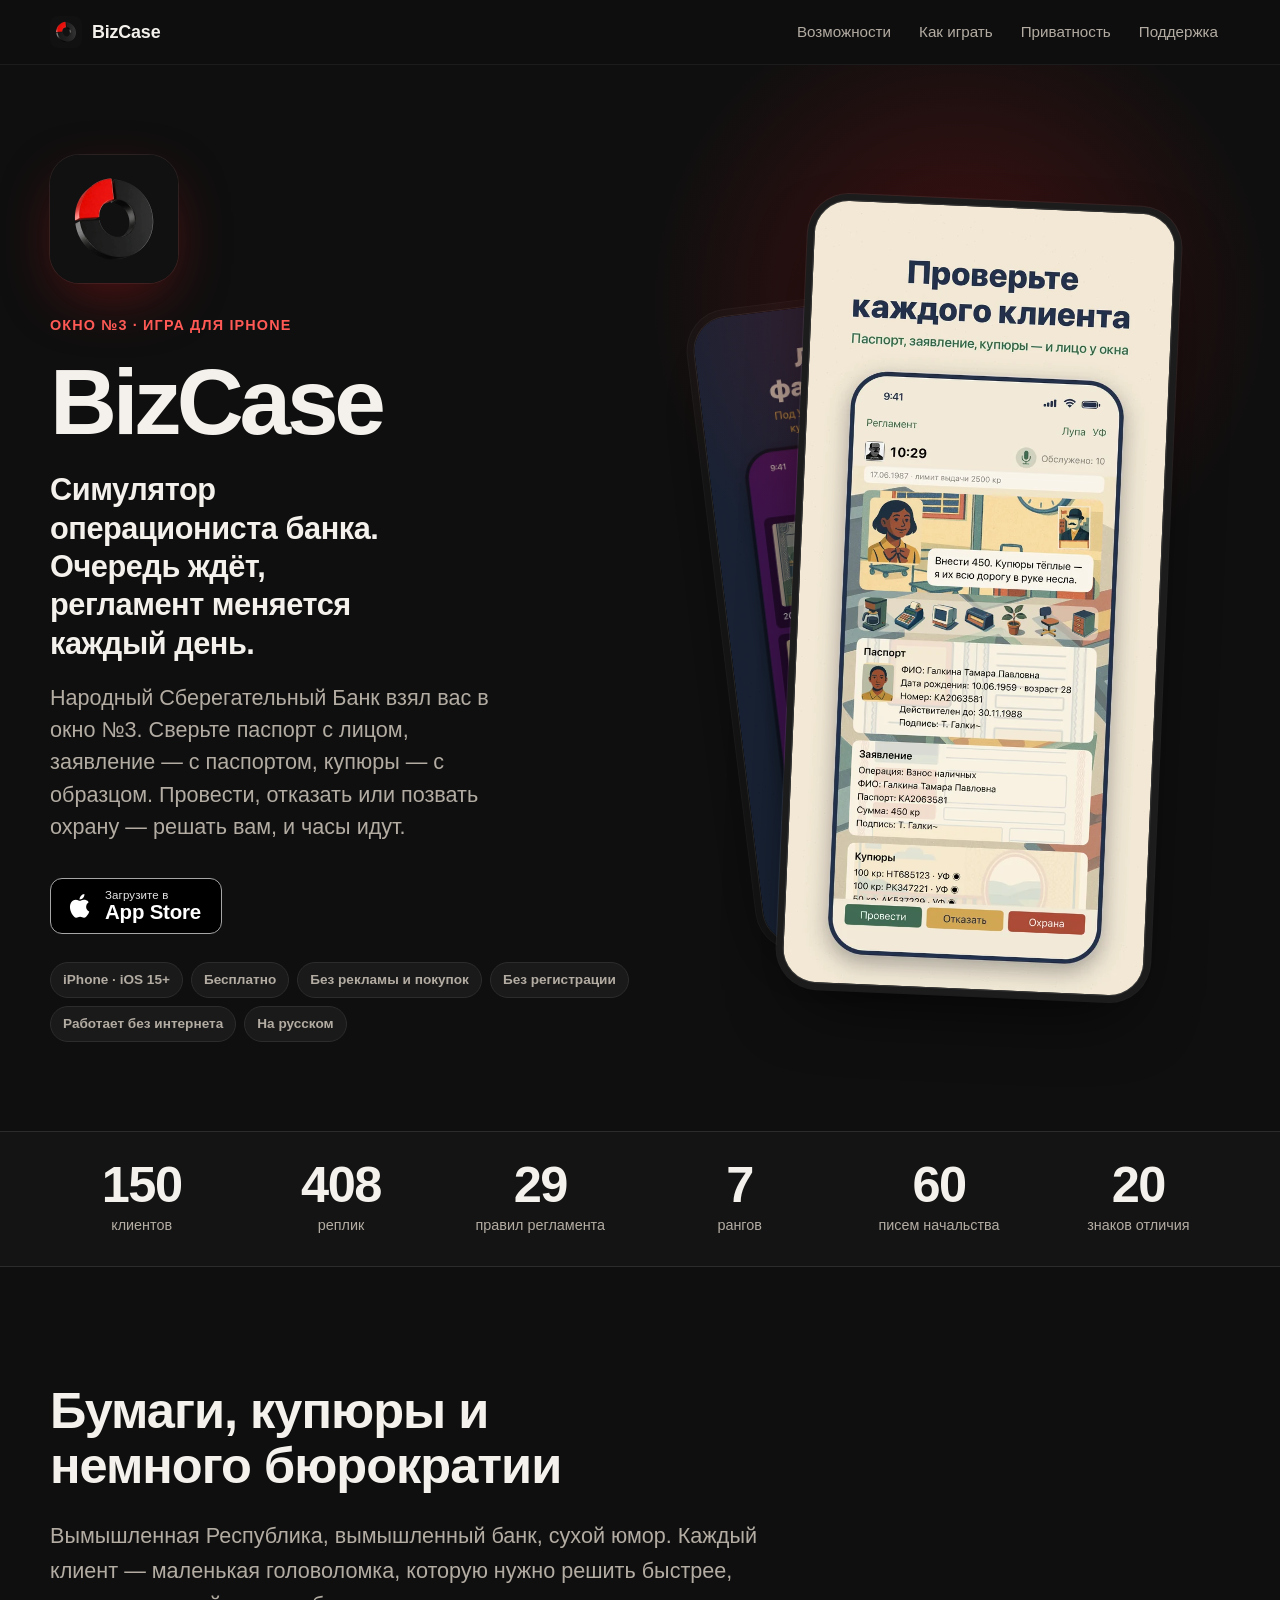
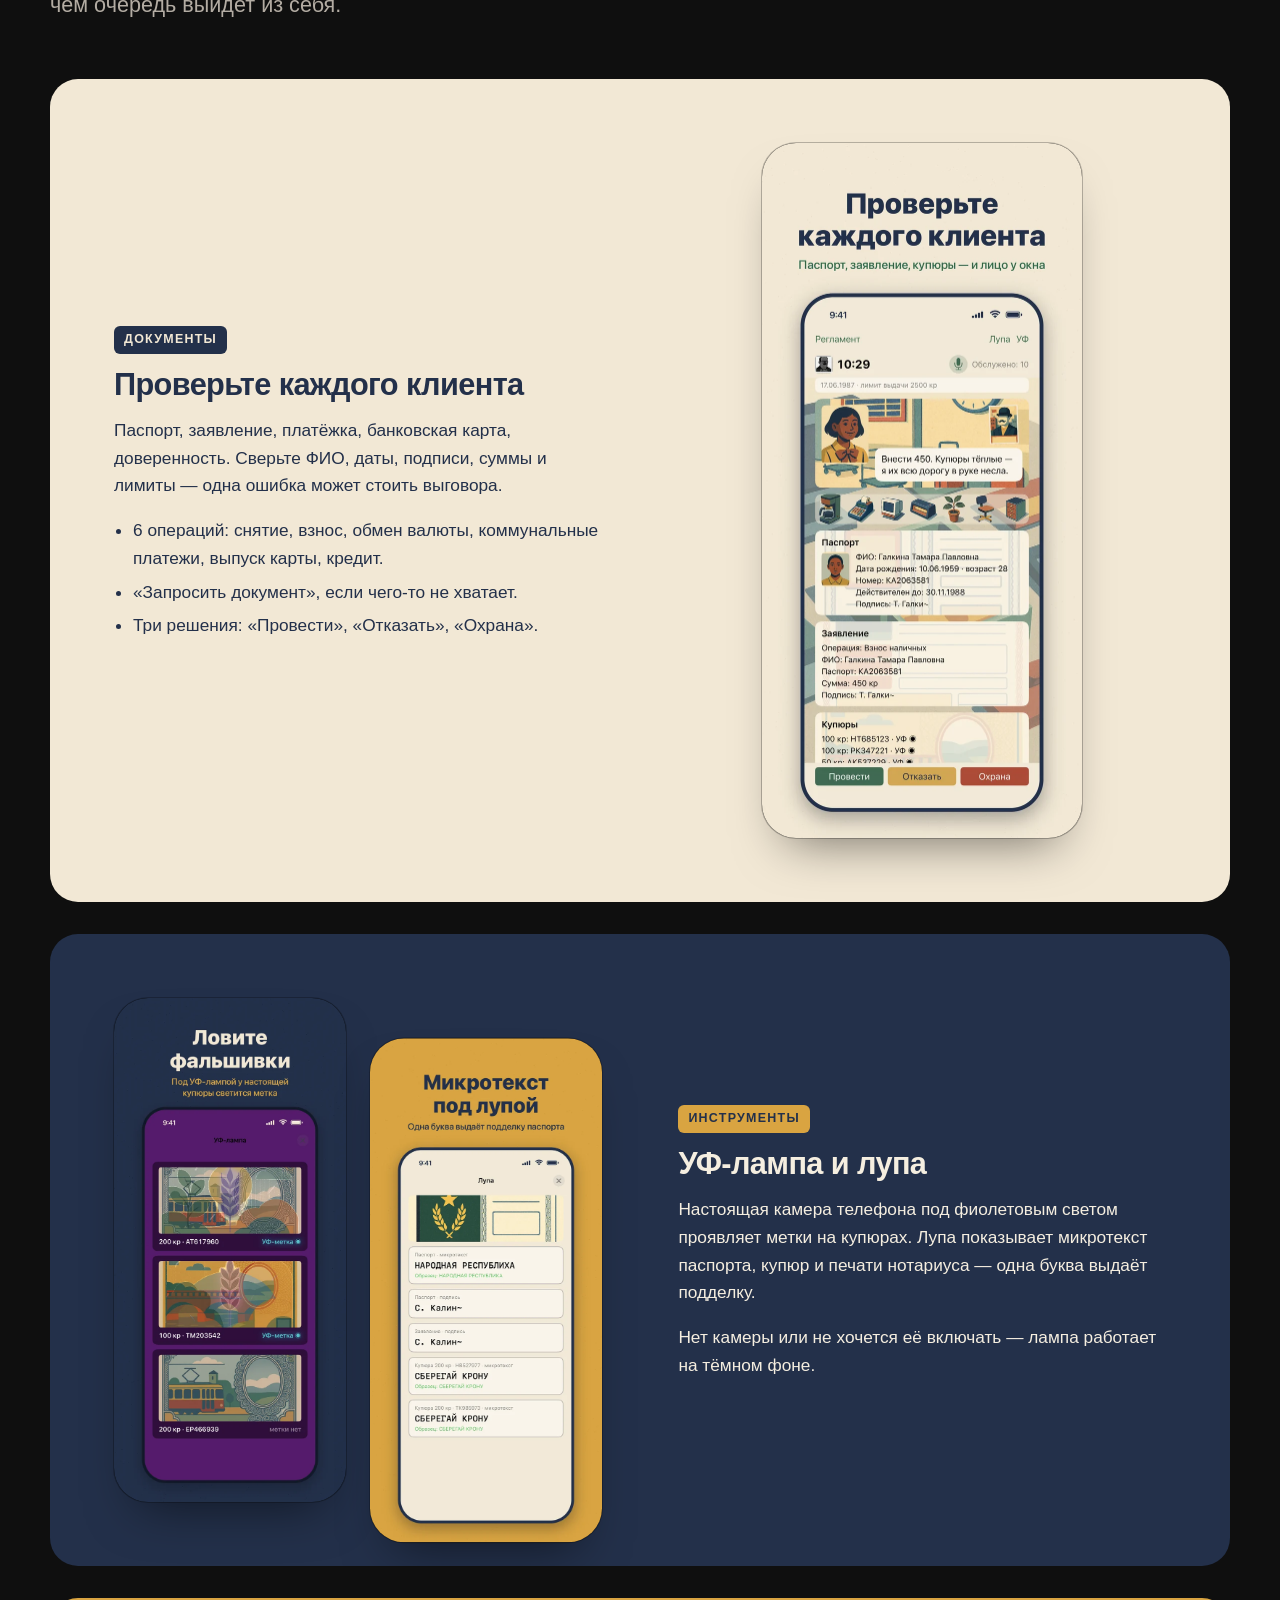
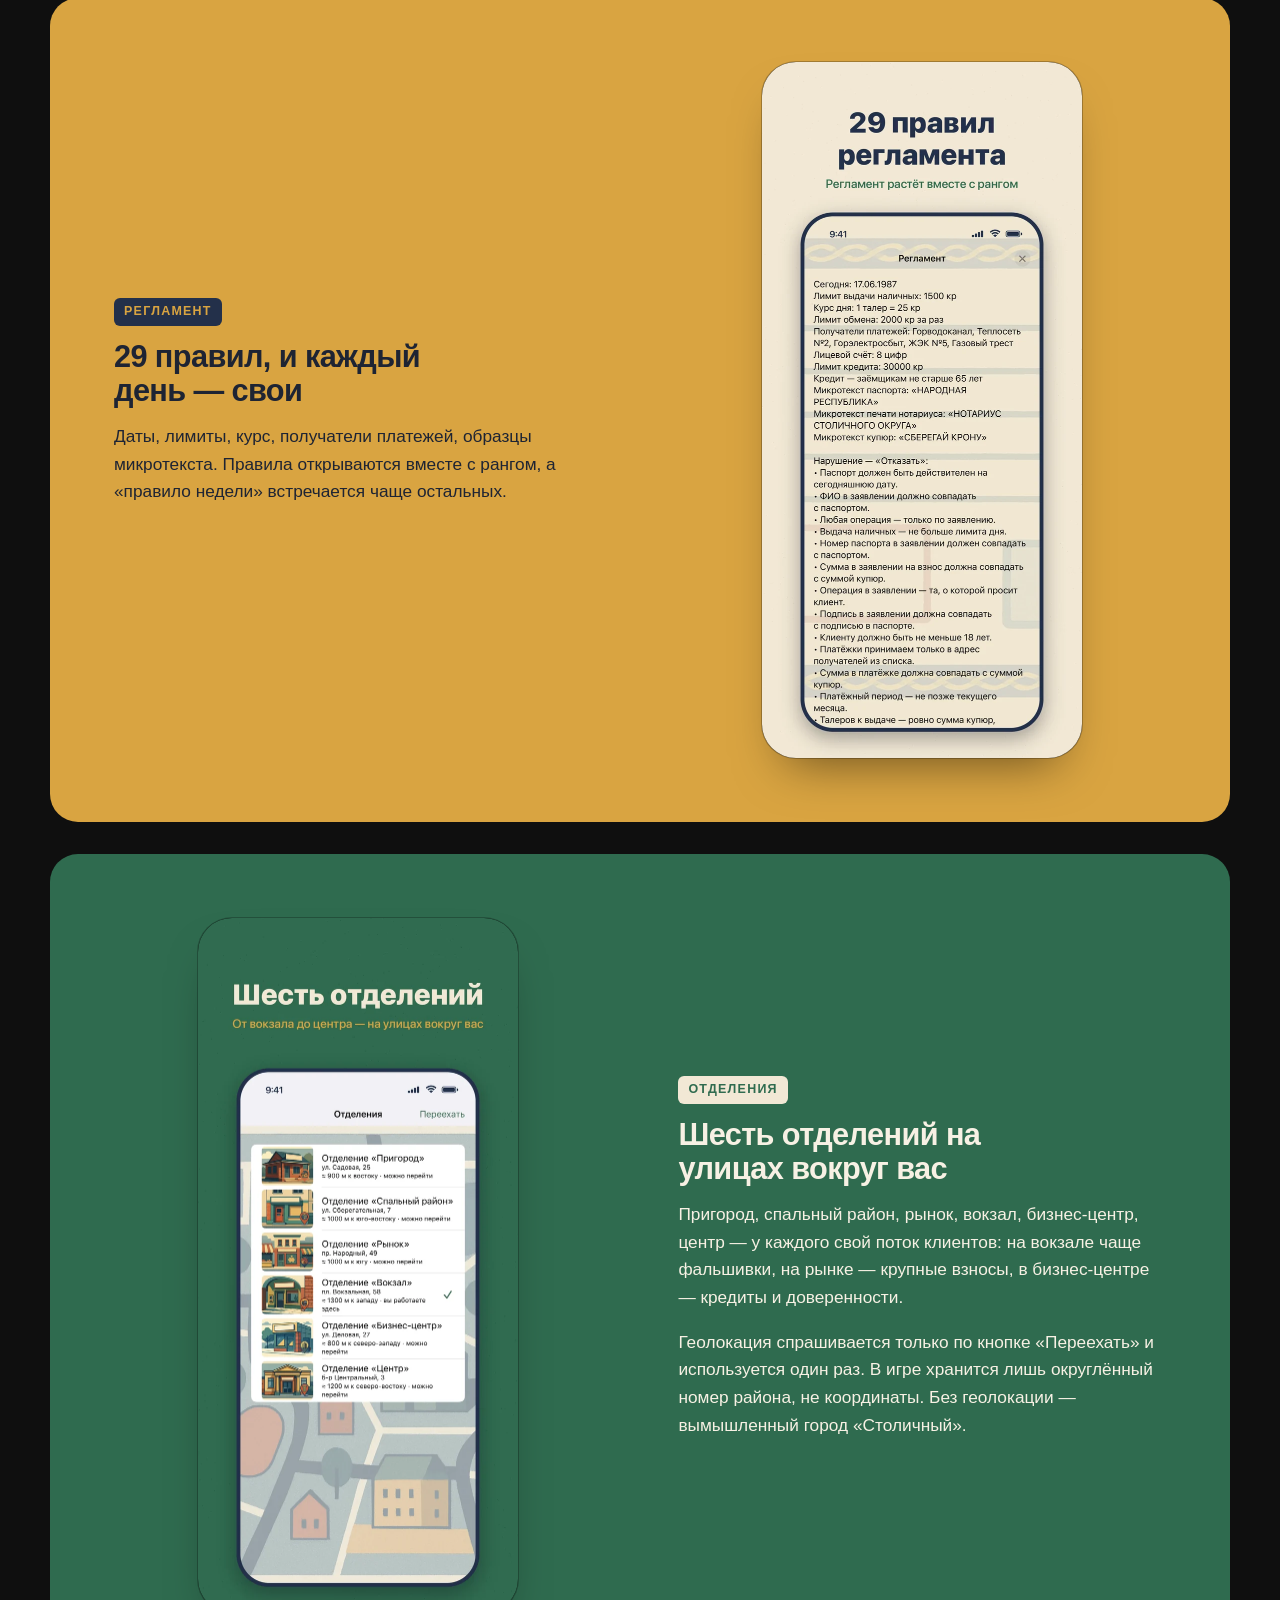
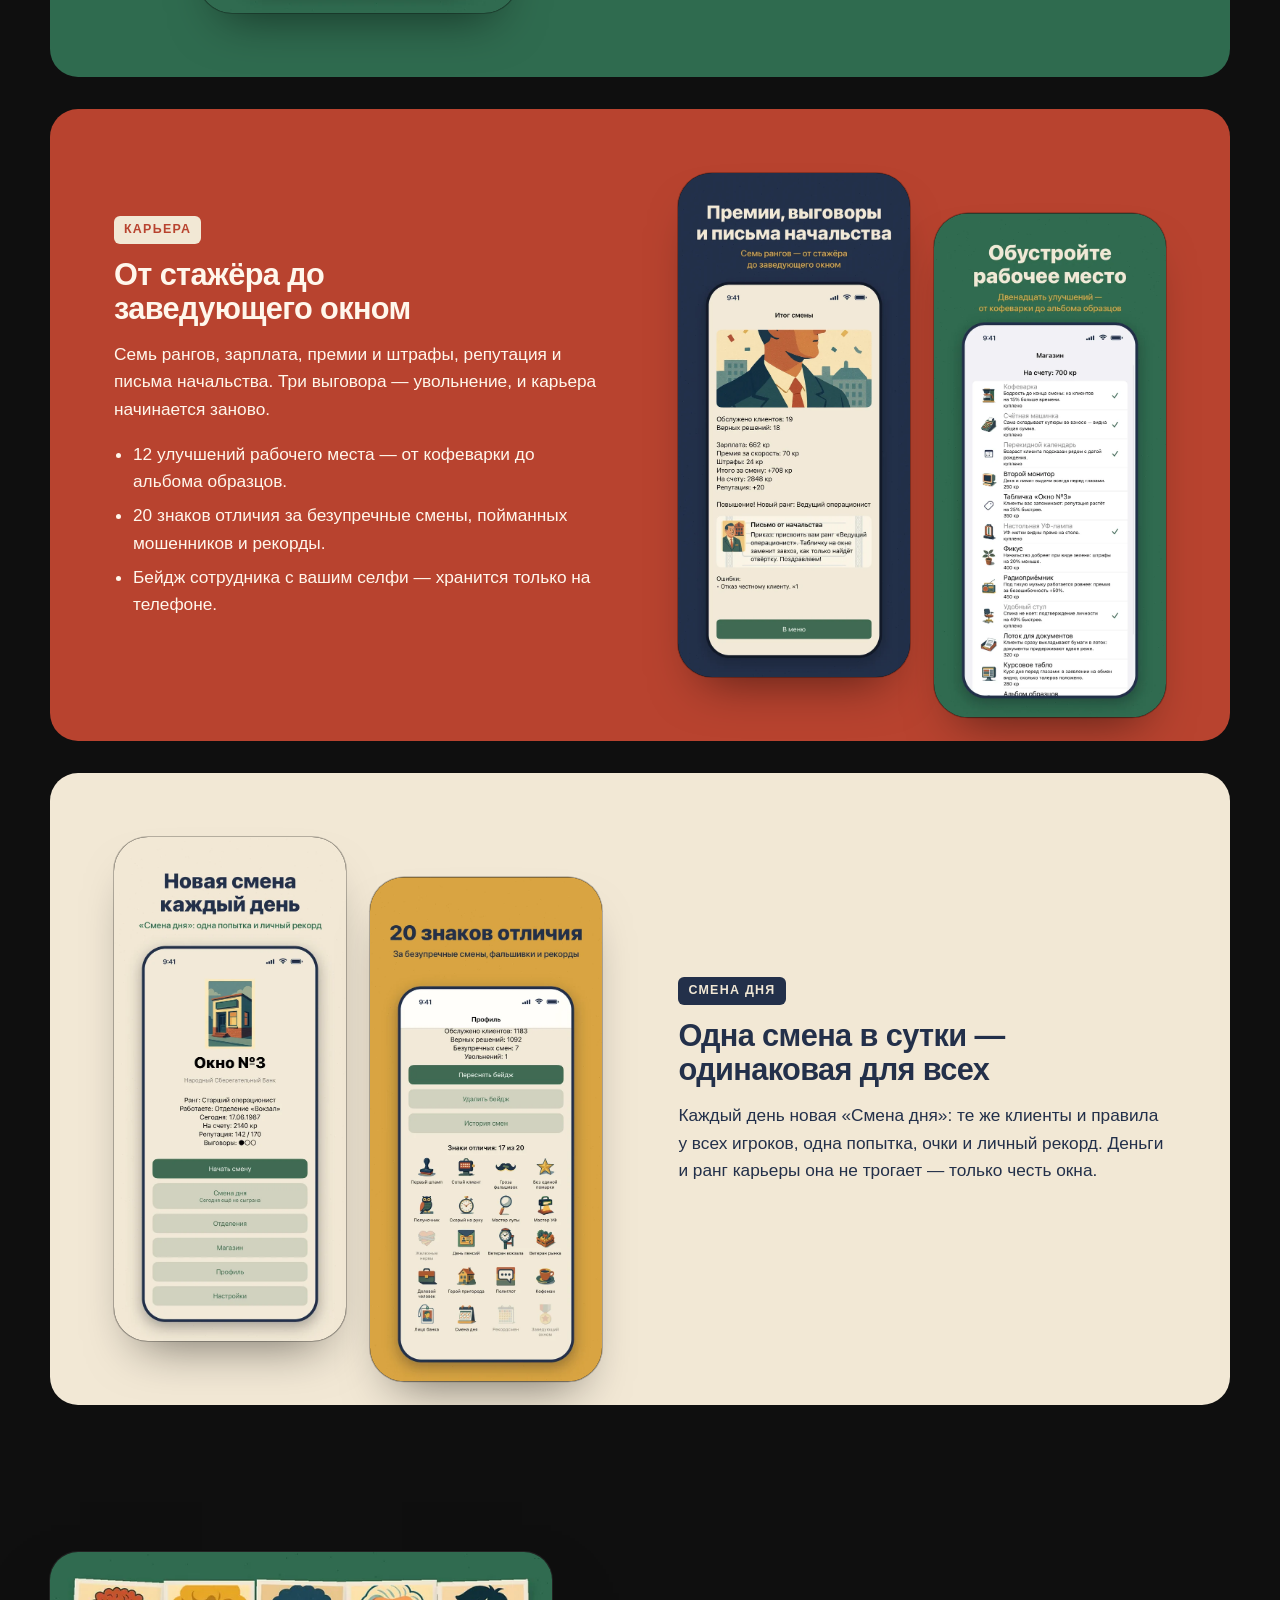
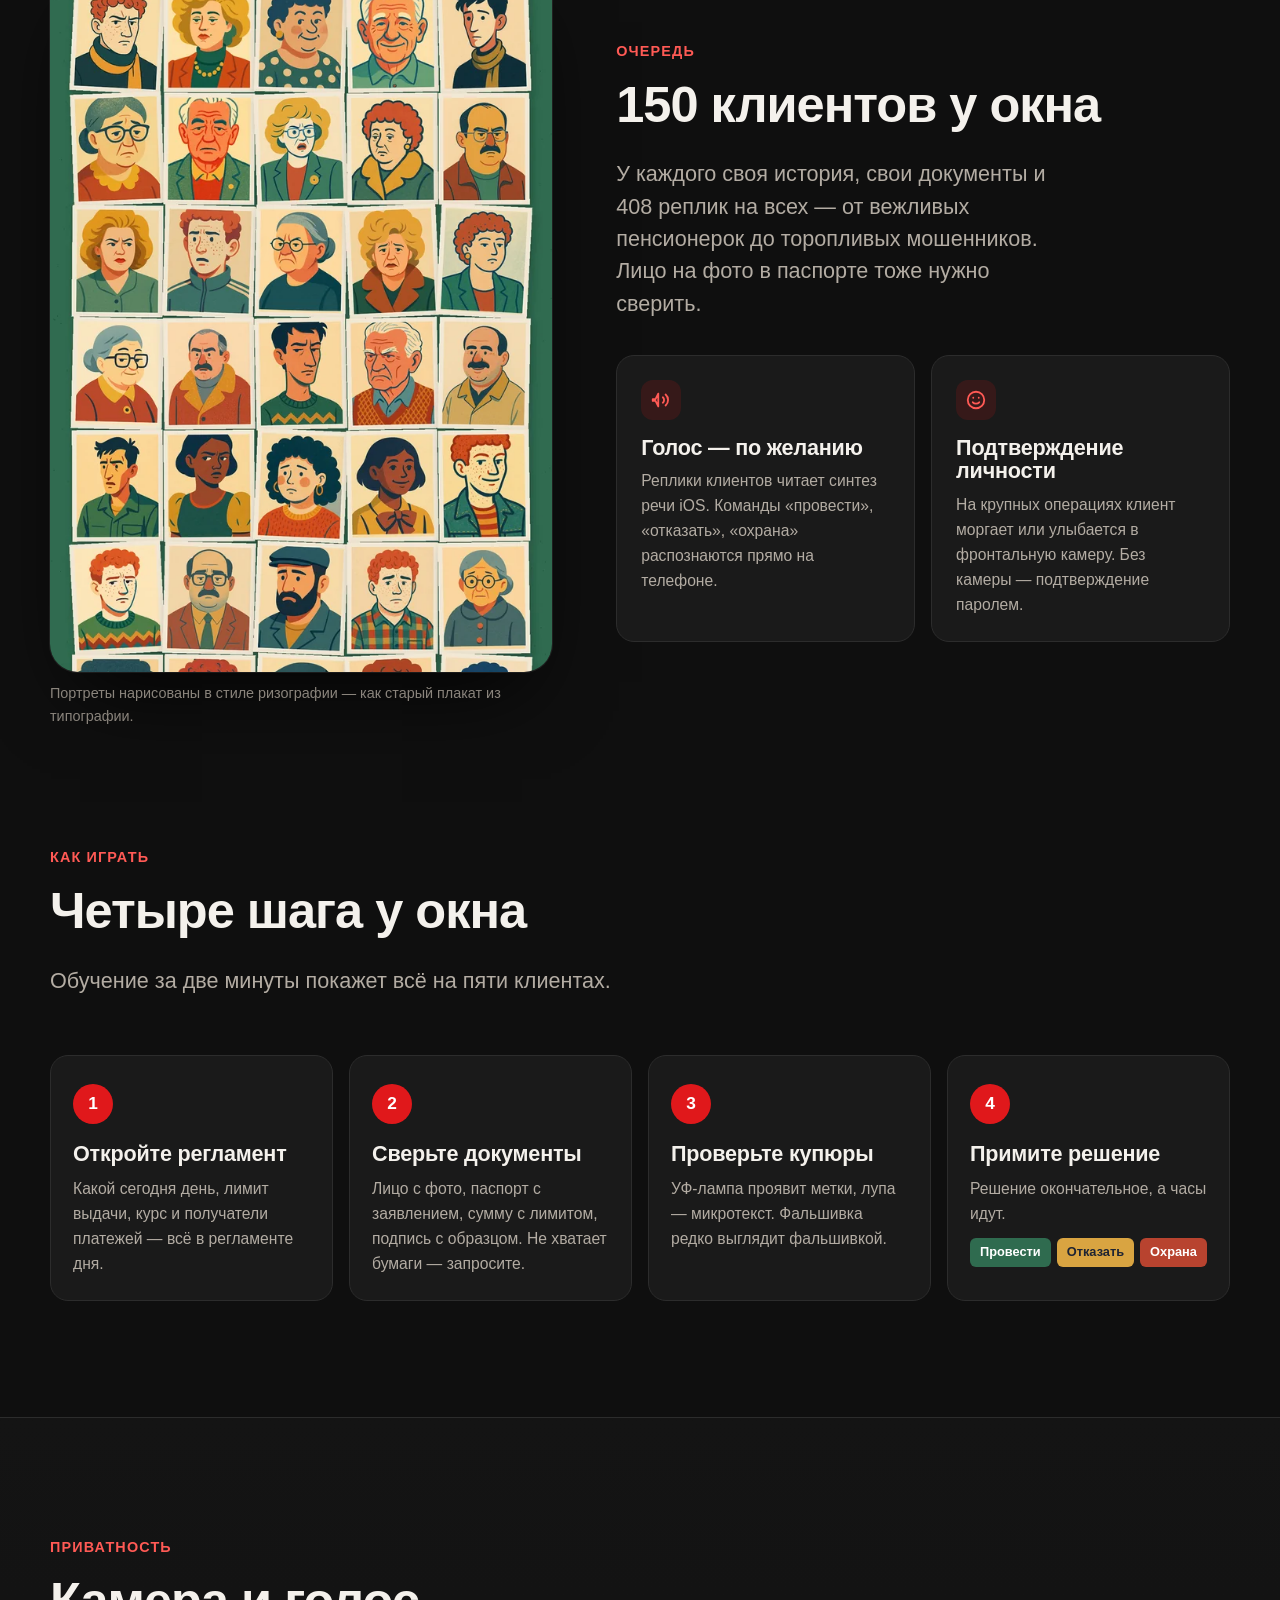
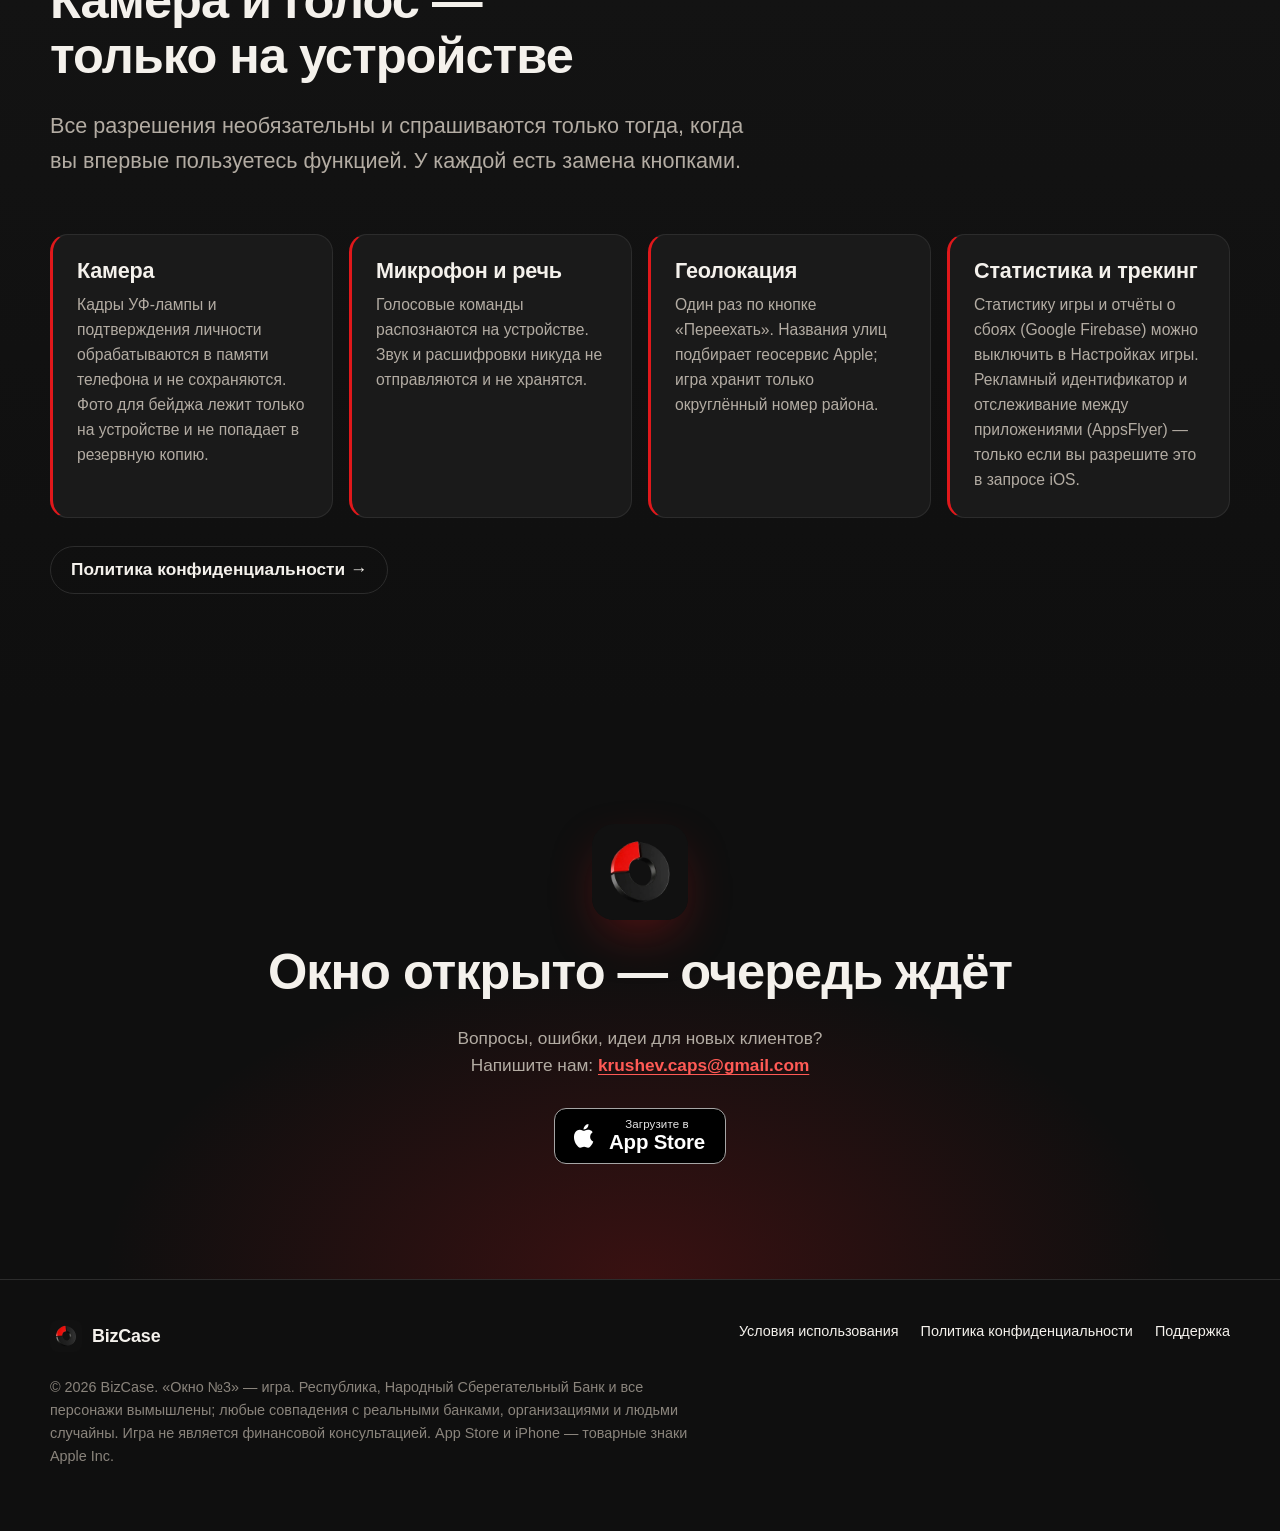
<file: index.html>
<!doctype html>
<html lang="ru">
<head>
<meta charset="utf-8">
<meta name="viewport" content="width=device-width, initial-scale=1, viewport-fit=cover">
<title>BizCase — Окно №3, симулятор операциониста банка</title>
<meta name="description" content="BizCase («Окно №3») — игра для iPhone: вы операционист Народного Сберегательного Банка. Проверяйте паспорта и заявления, ловите фальшивки под УФ-лампой, растите от стажёра до заведующего окном.">
<meta name="theme-color" content="#0f0f0f">
<meta name="color-scheme" content="dark">
<link rel="icon" type="image/png" sizes="32x32" href="assets/favicon-32.png">
<link rel="apple-touch-icon" sizes="180x180" href="assets/apple-touch-icon.png">
<link rel="stylesheet" href="assets/style.css">
<link rel="canonical" href="https://user2132asd2.github.io/bizcase/">
<meta property="og:type" content="website">
<meta property="og:site_name" content="BizCase">
<meta property="og:locale" content="ru_RU">
<meta property="og:locale:alternate" content="en_US">
<meta property="og:title" content="BizCase — Окно №3, симулятор операциониста банка">
<meta property="og:description" content="Паспорт, заявление, купюры под УФ-лампой. Проверяйте клиентов по регламенту дня и ловите мошенников. Игра для iPhone.">
<meta property="og:url" content="https://user2132asd2.github.io/bizcase/">
<meta property="og:image" content="https://user2132asd2.github.io/bizcase/assets/og-image.jpg">
<meta property="og:image:width" content="1200">
<meta property="og:image:height" content="630">
<meta property="og:image:alt" content="Иконка BizCase и портреты клиентов банка">
<meta name="twitter:card" content="summary_large_image">
<meta name="twitter:title" content="BizCase — Окно №3">
<meta name="twitter:description" content="Симулятор операциониста банка для iPhone.">
<meta name="twitter:image" content="https://user2132asd2.github.io/bizcase/assets/og-image.jpg">
<script src="assets/main.js" defer></script>
</head>
<body>
<a class="skip" href="#main">Перейти к содержанию</a>

<header class="site-header">
  <div class="wrap header-row">
    <a class="brand" href="./" aria-label="BizCase — на главную"><img src="assets/icon-512.webp" alt="" width="32" height="32">BizCase</a>
    <button class="nav-toggle" type="button" aria-expanded="false" aria-controls="site-nav">Меню</button>
    <nav class="site-nav" id="site-nav" aria-label="Основное меню">
      <ul>
        <li><a href="#features">Возможности</a></li>
        <li><a href="#how">Как играть</a></li>
        <li><a href="#privacy">Приватность</a></li>
        <li><a href="#support">Поддержка</a></li>
      </ul>
    </nav>
  </div>
</header>

<main id="main">

  <section class="hero" aria-labelledby="hero-title">
    <div class="wrap hero-grid">
      <div>
        <img class="hero-icon" src="assets/icon-512.webp" width="128" height="128" alt="Иконка приложения BizCase: красно-чёрная круговая диаграмма">
        <span class="eyebrow">Окно №3 · игра для iPhone</span>
        <h1 id="hero-title">BizCase</h1>
        <p class="tagline">Симулятор операциониста банка. Очередь ждёт, регламент меняется каждый день.</p>
        <p class="lede">Народный Сберегательный Банк взял вас в окно №3. Сверьте паспорт с лицом, заявление — с паспортом, купюры — с образцом. Провести, отказать или позвать охрану — решать вам, и часы идут.</p>
        <div class="cta-row">
          <a class="store-badge" href="https://apps.apple.com/app/id6817273750" target="_blank" rel="noopener" aria-label="Загрузите в App Store">
            <svg viewBox="0 0 24 24" aria-hidden="true" fill="currentColor"><path d="M16.4 12.6c0-2.6 2.1-3.8 2.2-3.9-1.2-1.8-3.1-2-3.7-2-1.6-.2-3.1.9-3.9.9-.8 0-2-.9-3.4-.9-1.7 0-3.3 1-4.2 2.6-1.8 3.1-.5 7.7 1.3 10.2.9 1.2 1.9 2.6 3.2 2.6 1.3-.1 1.8-.8 3.3-.8 1.6 0 2 .8 3.4.8 1.4 0 2.3-1.3 3.1-2.5 1-1.4 1.4-2.8 1.4-2.9 0 0-2.7-1-2.7-4.1zM13.9 5c.7-.9 1.2-2 1-3.2-1 0-2.3.7-3 1.6-.7.8-1.3 2-1.1 3.1 1.2.1 2.3-.6 3.1-1.5z"/></svg>
            <span><small>Загрузите в</small><strong>App Store</strong></span>
          </a>
        </div>
        <ul class="chips" aria-label="Коротко">
          <li>iPhone · iOS 15+</li>
          <li>Бесплатно</li>
          <li>Без рекламы и покупок</li>
          <li>Без регистрации</li>
          <li>Работает без интернета</li>
          <li>На русском</li>
        </ul>
      </div>
      <div class="hero-visual" aria-hidden="true">
        <div class="shot back"><img src="assets/shots/03_uv.webp" width="640" height="1391" alt=""></div>
        <div class="shot"><img src="assets/shots/01_desk.webp" width="640" height="1391" alt="" fetchpriority="high"></div>
      </div>
    </div>
  </section>

  <section class="stats" aria-label="Игра в цифрах">
    <div class="wrap">
      <ul>
        <li><b>150</b><span>клиентов</span></li>
        <li><b>408</b><span>реплик</span></li>
        <li><b>29</b><span>правил регламента</span></li>
        <li><b>7</b><span>рангов</span></li>
        <li><b>60</b><span>писем начальства</span></li>
        <li><b>20</b><span>знаков отличия</span></li>
      </ul>
    </div>
  </section>

  <section class="section" id="features" aria-labelledby="features-title">
    <div class="wrap">
      <div class="section-head reveal">
        <h2 id="features-title">Бумаги, купюры и немного бюрократии</h2>
        <p>Вымышленная Республика, вымышленный банк, сухой юмор. Каждый клиент — маленькая головоломка, которую нужно решить быстрее, чем очередь выйдет из себя.</p>
      </div>

      <article class="feature riso-paper reveal">
        <div>
          <span class="feature-kicker">Документы</span>
          <h3>Проверьте каждого клиента</h3>
          <p>Паспорт, заявление, платёжка, банковская карта, доверенность. Сверьте ФИО, даты, подписи, суммы и лимиты — одна ошибка может стоить выговора.</p>
          <ul>
            <li>6 операций: снятие, взнос, обмен валюты, коммунальные платежи, выпуск карты, кредит.</li>
            <li>«Запросить документ», если чего-то не хватает.</li>
            <li>Три решения: «Провести», «Отказать», «Охрана».</li>
          </ul>
        </div>
        <div class="feature-media">
          <div class="shot"><img src="assets/shots/01_desk.webp" width="640" height="1391" loading="lazy" alt="Экран стола операциониста: клиентка у окна, её паспорт, заявление и купюры"></div>
        </div>
      </article>

      <article class="feature riso-ink reveal">
        <div>
          <span class="feature-kicker">Инструменты</span>
          <h3>УФ-лампа и лупа</h3>
          <p>Настоящая камера телефона под фиолетовым светом проявляет метки на купюрах. Лупа показывает микротекст паспорта, купюр и печати нотариуса — одна буква выдаёт подделку.</p>
          <p>Нет камеры или не хочется её включать — лампа работает на тёмном фоне.</p>
        </div>
        <div class="feature-media pair">
          <div class="shot"><img src="assets/shots/03_uv.webp" width="640" height="1391" loading="lazy" alt="УФ-лампа: на купюрах светятся защитные метки"></div>
          <div class="shot"><img src="assets/shots/04_magnifier.webp" width="640" height="1391" loading="lazy" alt="Лупа: микротекст паспорта, подписи и купюр крупным планом"></div>
        </div>
      </article>

      <article class="feature riso-mustard reveal">
        <div>
          <span class="feature-kicker">Регламент</span>
          <h3>29 правил, и каждый день — свои</h3>
          <p>Даты, лимиты, курс, получатели платежей, образцы микротекста. Правила открываются вместе с рангом, а «правило недели» встречается чаще остальных.</p>
        </div>
        <div class="feature-media">
          <div class="shot"><img src="assets/shots/05_rulebook.webp" width="640" height="1391" loading="lazy" alt="Регламент дня: лимиты, курс валюты, список получателей платежей и правила"></div>
        </div>
      </article>

      <article class="feature riso-green reveal">
        <div>
          <span class="feature-kicker">Отделения</span>
          <h3>Шесть отделений на улицах вокруг вас</h3>
          <p>Пригород, спальный район, рынок, вокзал, бизнес-центр, центр — у каждого свой поток клиентов: на вокзале чаще фальшивки, на рынке — крупные взносы, в бизнес-центре — кредиты и доверенности.</p>
          <p>Геолокация спрашивается только по кнопке «Переехать» и используется один раз. В игре хранится лишь округлённый номер района, не координаты. Без геолокации — вымышленный город «Столичный».</p>
        </div>
        <div class="feature-media">
          <div class="shot"><img src="assets/shots/06_branches.webp" width="640" height="1391" loading="lazy" alt="Список отделений банка с названиями улиц и схемой района"></div>
        </div>
      </article>

      <article class="feature riso-brick reveal">
        <div>
          <span class="feature-kicker">Карьера</span>
          <h3>От стажёра до заведующего окном</h3>
          <p>Семь рангов, зарплата, премии и штрафы, репутация и письма начальства. Три выговора — увольнение, и карьера начинается заново.</p>
          <ul>
            <li>12 улучшений рабочего места — от кофеварки до альбома образцов.</li>
            <li>20 знаков отличия за безупречные смены, пойманных мошенников и рекорды.</li>
            <li>Бейдж сотрудника с вашим селфи — хранится только на телефоне.</li>
          </ul>
        </div>
        <div class="feature-media pair">
          <div class="shot"><img src="assets/shots/07_summary.webp" width="640" height="1391" loading="lazy" alt="Итог смены: зарплата, премии, штрафы и письмо начальства о повышении"></div>
          <div class="shot"><img src="assets/shots/10_shop.webp" width="640" height="1391" loading="lazy" alt="Магазин улучшений рабочего места"></div>
        </div>
      </article>

      <article class="feature riso-paper reveal">
        <div>
          <span class="feature-kicker">Смена дня</span>
          <h3>Одна смена в сутки — одинаковая для всех</h3>
          <p>Каждый день новая «Смена дня»: те же клиенты и правила у всех игроков, одна попытка, очки и личный рекорд. Деньги и ранг карьеры она не трогает — только честь окна.</p>
        </div>
        <div class="feature-media pair">
          <div class="shot"><img src="assets/shots/09_daily.webp" width="640" height="1391" loading="lazy" alt="Главное меню игры «Окно №3» с кнопкой «Смена дня»"></div>
          <div class="shot"><img src="assets/shots/08_achievements.webp" width="640" height="1391" loading="lazy" alt="Профиль сотрудника: статистика и знаки отличия"></div>
        </div>
      </article>
    </div>
  </section>

  <section class="section" aria-labelledby="faces-title" style="padding-top:0">
    <div class="wrap collage">
      <figure class="reveal">
        <img src="assets/shots/02_faces.webp" width="640" height="1391" loading="lazy" alt="Коллаж из десятков нарисованных портретов клиентов банка в стиле ризографии">
        <figcaption>Портреты нарисованы в стиле ризографии — как старый плакат из типографии.</figcaption>
      </figure>
      <div class="reveal">
        <span class="eyebrow">Очередь</span>
        <h2 id="faces-title">150 клиентов у окна</h2>
        <p class="lede">У каждого своя история, свои документы и 408 реплик на всех — от вежливых пенсионерок до торопливых мошенников. Лицо на фото в паспорте тоже нужно сверить.</p>
        <div class="cards">
          <div class="card">
            <div class="ico" aria-hidden="true"><svg viewBox="0 0 24 24" fill="none" stroke="currentColor" stroke-width="2" stroke-linecap="round" stroke-linejoin="round"><path d="M3 11h3l3-6v14l-3-6H3z"/><path d="M14 9a4 4 0 0 1 0 6M17 6a8 8 0 0 1 0 12"/></svg></div>
            <h3>Голос — по желанию</h3>
            <p>Реплики клиентов читает синтез речи iOS. Команды «провести», «отказать», «охрана» распознаются прямо на телефоне.</p>
          </div>
          <div class="card">
            <div class="ico" aria-hidden="true"><svg viewBox="0 0 24 24" fill="none" stroke="currentColor" stroke-width="2" stroke-linecap="round" stroke-linejoin="round"><circle cx="12" cy="12" r="9"/><path d="M8.5 14.5s1.3 1.5 3.5 1.5 3.5-1.5 3.5-1.5M9 9.5h.01M15 9.5h.01"/></svg></div>
            <h3>Подтверждение личности</h3>
            <p>На крупных операциях клиент моргает или улыбается в фронтальную камеру. Без камеры — подтверждение паролем.</p>
          </div>
        </div>
      </div>
    </div>
  </section>

  <section class="section" id="how" aria-labelledby="how-title" style="padding-top:0">
    <div class="wrap">
      <div class="section-head reveal">
        <span class="eyebrow">Как играть</span>
        <h2 id="how-title">Четыре шага у окна</h2>
        <p>Обучение за две минуты покажет всё на пяти клиентах.</p>
      </div>
      <ol class="steps">
        <li class="reveal"><h3>Откройте регламент</h3><p>Какой сегодня день, лимит выдачи, курс и получатели платежей — всё в регламенте дня.</p></li>
        <li class="reveal"><h3>Сверьте документы</h3><p>Лицо с фото, паспорт с заявлением, сумму с лимитом, подпись с образцом. Не хватает бумаги — запросите.</p></li>
        <li class="reveal"><h3>Проверьте купюры</h3><p>УФ-лампа проявит метки, лупа — микротекст. Фальшивка редко выглядит фальшивкой.</p></li>
        <li class="reveal"><h3>Примите решение</h3><p>Решение окончательное, а часы идут.</p>
          <div class="decisions" aria-label="Решения"><span class="d-ok">Провести</span><span class="d-no">Отказать</span><span class="d-guard">Охрана</span></div>
        </li>
      </ol>
    </div>
  </section>

  <section class="section privacy-band" id="privacy" aria-labelledby="privacy-title">
    <div class="wrap">
      <div class="section-head reveal">
        <span class="eyebrow">Приватность</span>
        <h2 id="privacy-title">Камера и голос — только на устройстве</h2>
        <p>Все разрешения необязательны и спрашиваются только тогда, когда вы впервые пользуетесь функцией. У каждой есть замена кнопками.</p>
      </div>
      <div class="privacy-grid">
        <div class="card reveal"><h3>Камера</h3><p>Кадры УФ-лампы и подтверждения личности обрабатываются в памяти телефона и не сохраняются. Фото для бейджа лежит только на устройстве и не попадает в резервную копию.</p></div>
        <div class="card reveal"><h3>Микрофон и речь</h3><p>Голосовые команды распознаются на устройстве. Звук и расшифровки никуда не отправляются и не хранятся.</p></div>
        <div class="card reveal"><h3>Геолокация</h3><p>Один раз по кнопке «Переехать». Названия улиц подбирает геосервис Apple; игра хранит только округлённый номер района.</p></div>
        <div class="card reveal"><h3>Статистика и трекинг</h3><p>Статистику игры и отчёты о сбоях (Google Firebase) можно выключить в Настройках игры. Рекламный идентификатор и отслеживание между приложениями (AppsFlyer) — только если вы разрешите это в запросе iOS.</p></div>
      </div>
      <a class="btn-ghost" href="privacy.html">Политика конфиденциальности →</a>
    </div>
  </section>

  <section class="final" id="support" aria-labelledby="support-title">
    <div class="wrap">
      <img src="assets/icon-512.webp" width="96" height="96" alt="">
      <h2 id="support-title">Окно открыто — очередь ждёт</h2>
      <p>Вопросы, ошибки, идеи для новых клиентов? Напишите нам:
        <strong><a href="mailto:krushev.caps@gmail.com">krushev.caps@gmail.com</a></strong>
      </p>
      <div class="cta-row">
        <a class="store-badge" href="https://apps.apple.com/app/id6817273750" target="_blank" rel="noopener" aria-label="Загрузите в App Store">
          <svg viewBox="0 0 24 24" aria-hidden="true" fill="currentColor"><path d="M16.4 12.6c0-2.6 2.1-3.8 2.2-3.9-1.2-1.8-3.1-2-3.7-2-1.6-.2-3.1.9-3.9.9-.8 0-2-.9-3.4-.9-1.7 0-3.3 1-4.2 2.6-1.8 3.1-.5 7.7 1.3 10.2.9 1.2 1.9 2.6 3.2 2.6 1.3-.1 1.8-.8 3.3-.8 1.6 0 2 .8 3.4.8 1.4 0 2.3-1.3 3.1-2.5 1-1.4 1.4-2.8 1.4-2.9 0 0-2.7-1-2.7-4.1zM13.9 5c.7-.9 1.2-2 1-3.2-1 0-2.3.7-3 1.6-.7.8-1.3 2-1.1 3.1 1.2.1 2.3-.6 3.1-1.5z"/></svg>
          <span><small>Загрузите в</small><strong>App Store</strong></span>
        </a>
      </div>
    </div>
  </section>

</main>

<footer class="site-footer">
  <div class="wrap">
    <div class="footer-row">
      <a class="brand" href="./"><img src="assets/icon-512.webp" alt="" width="32" height="32">BizCase</a>
      <ul class="footer-links">
        <li><a href="terms.html">Условия использования</a></li>
        <li><a href="privacy.html">Политика конфиденциальности</a></li>
        <li><a href="#support">Поддержка</a></li>
      </ul>
    </div>
    <p class="disclaimer">© 2026 BizCase. «Окно №3» — игра. Республика, Народный Сберегательный Банк и все персонажи вымышлены; любые совпадения с реальными банками, организациями и людьми случайны. Игра не является финансовой консультацией. App Store и iPhone — товарные знаки Apple Inc.</p>
  </div>
</footer>
</body>
</html>
</file>
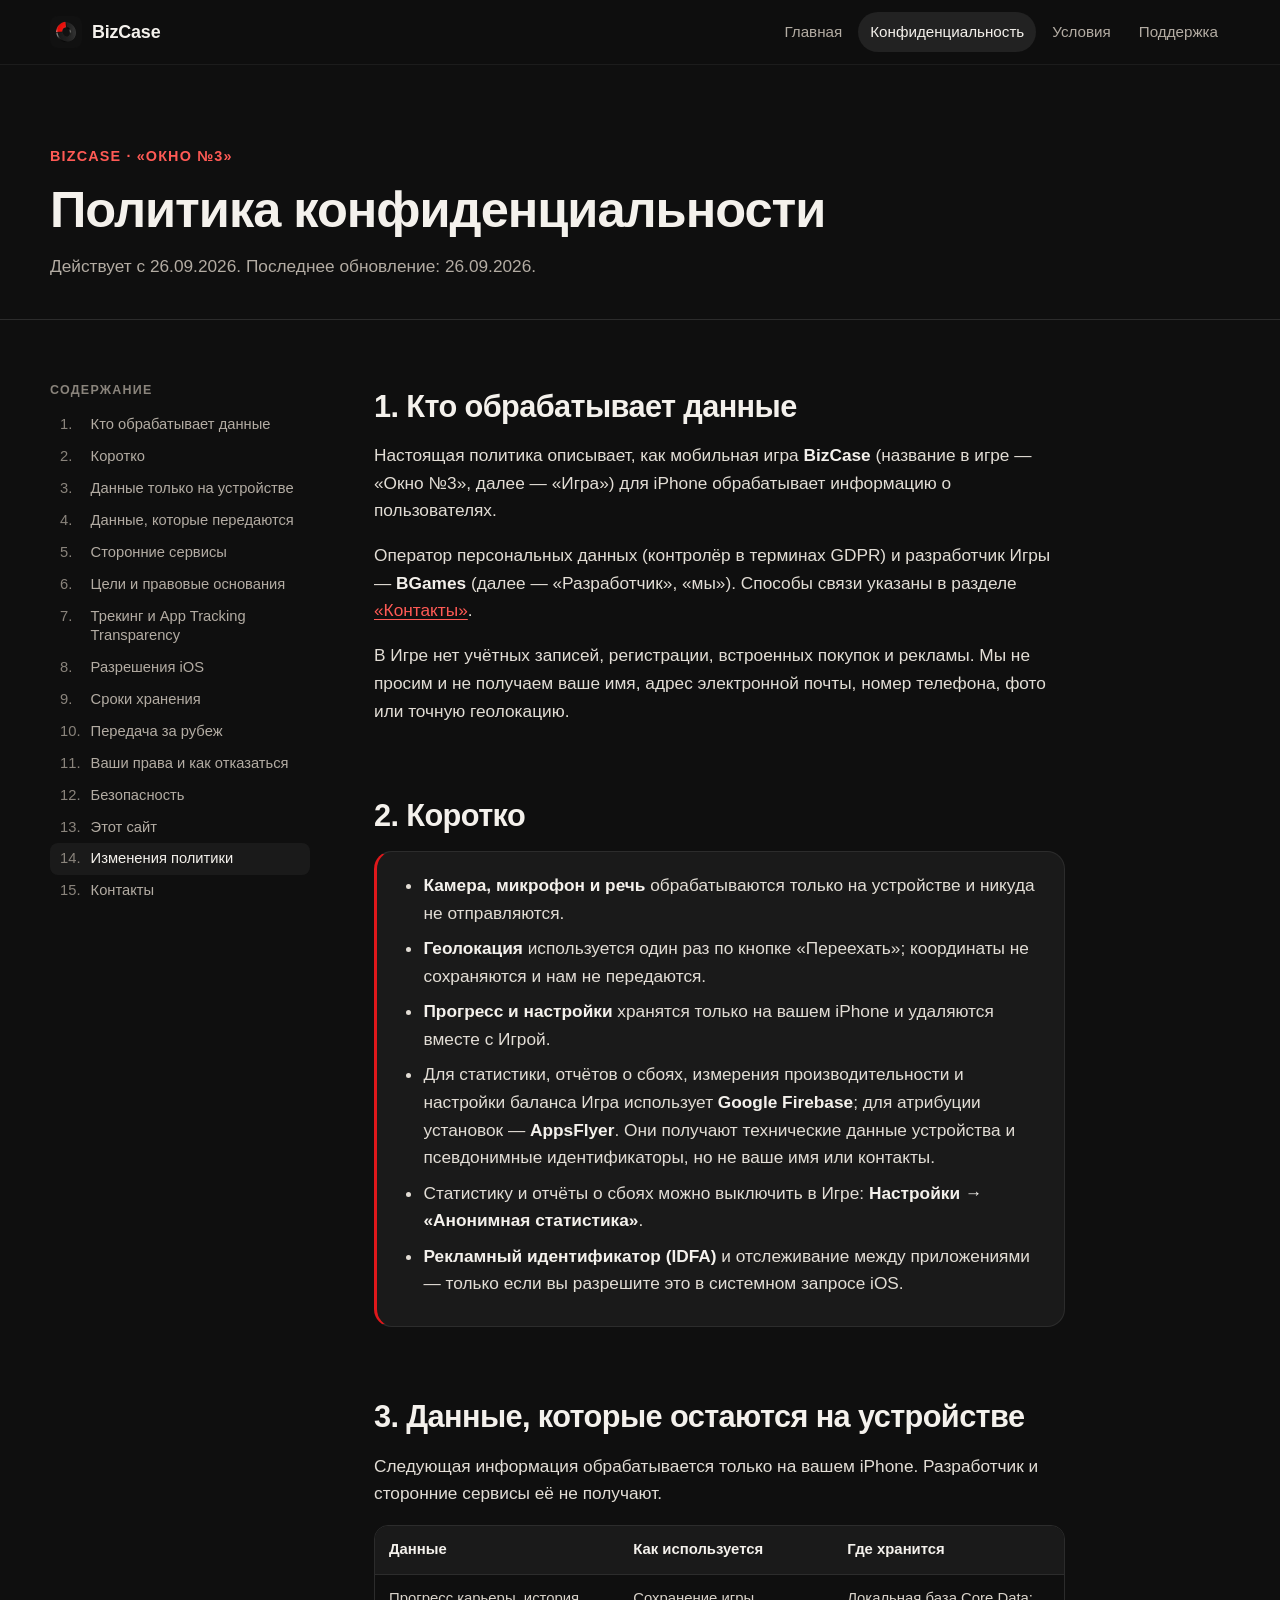
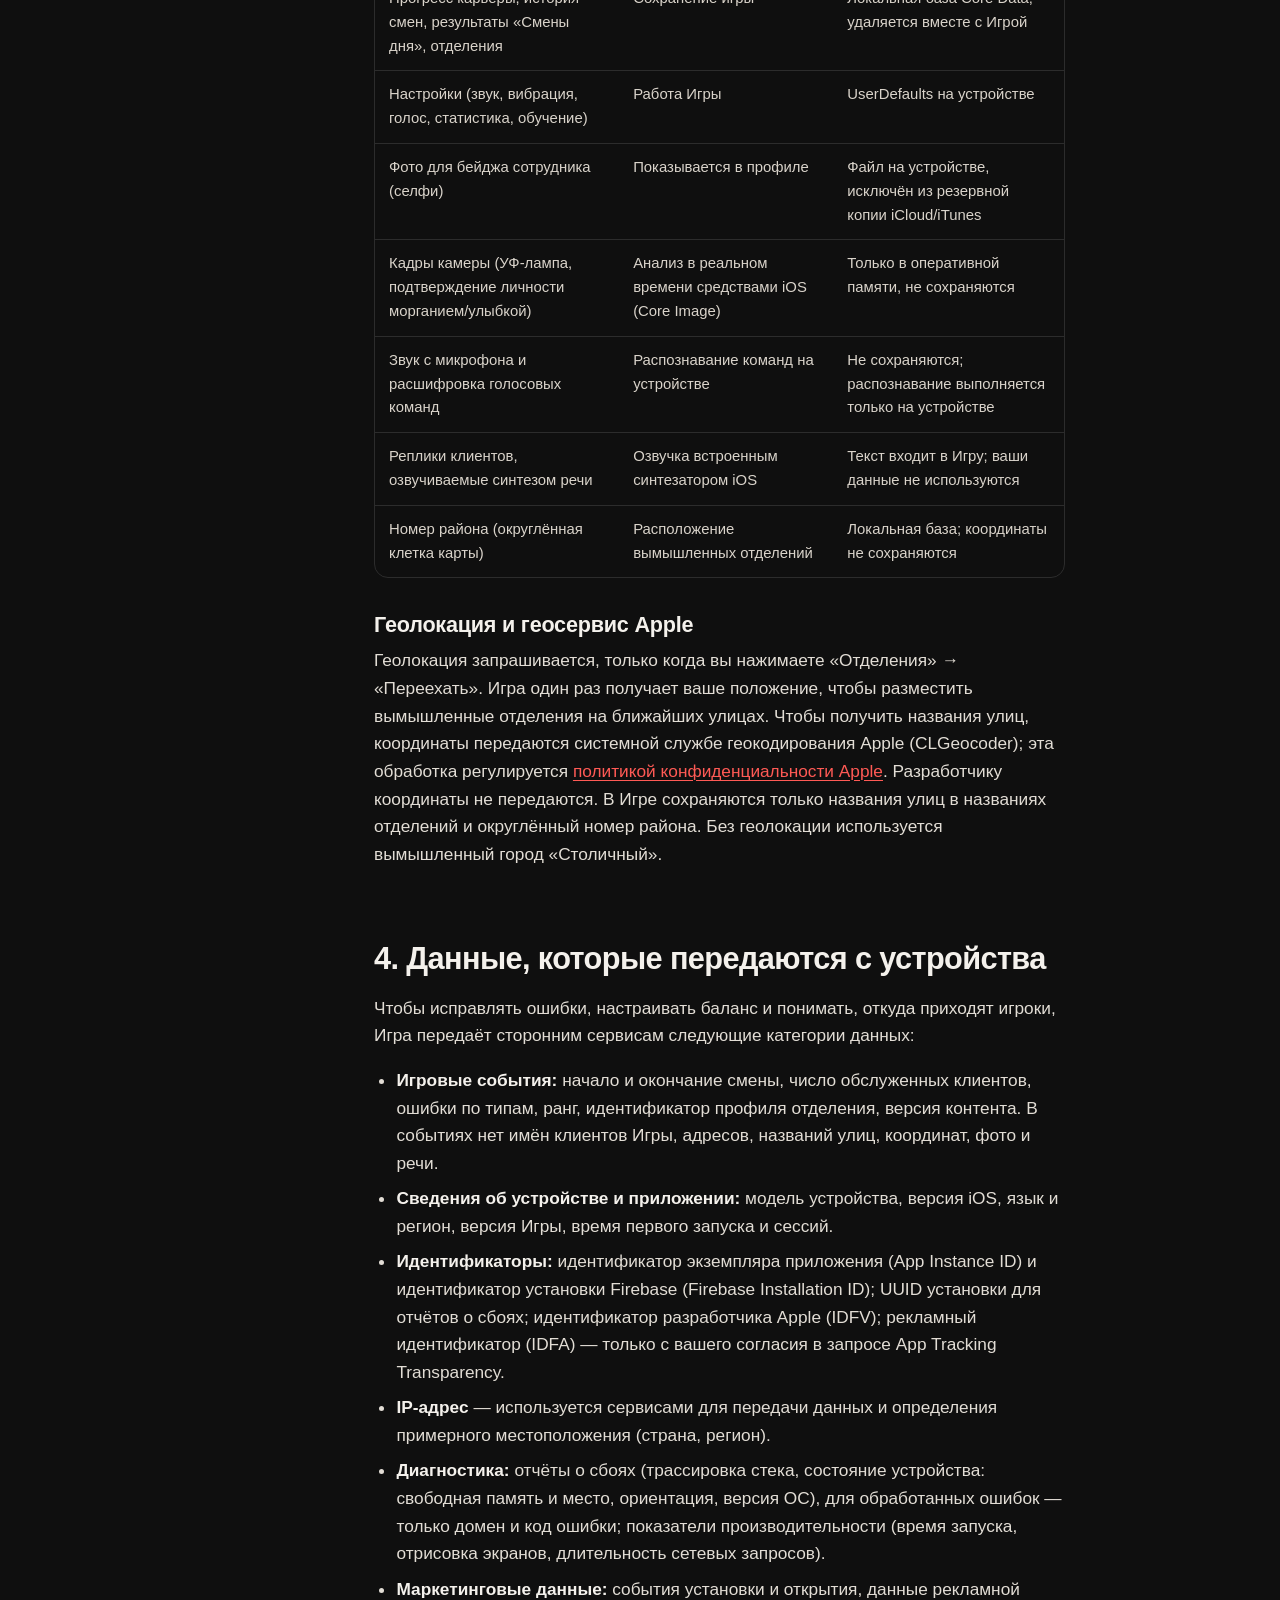
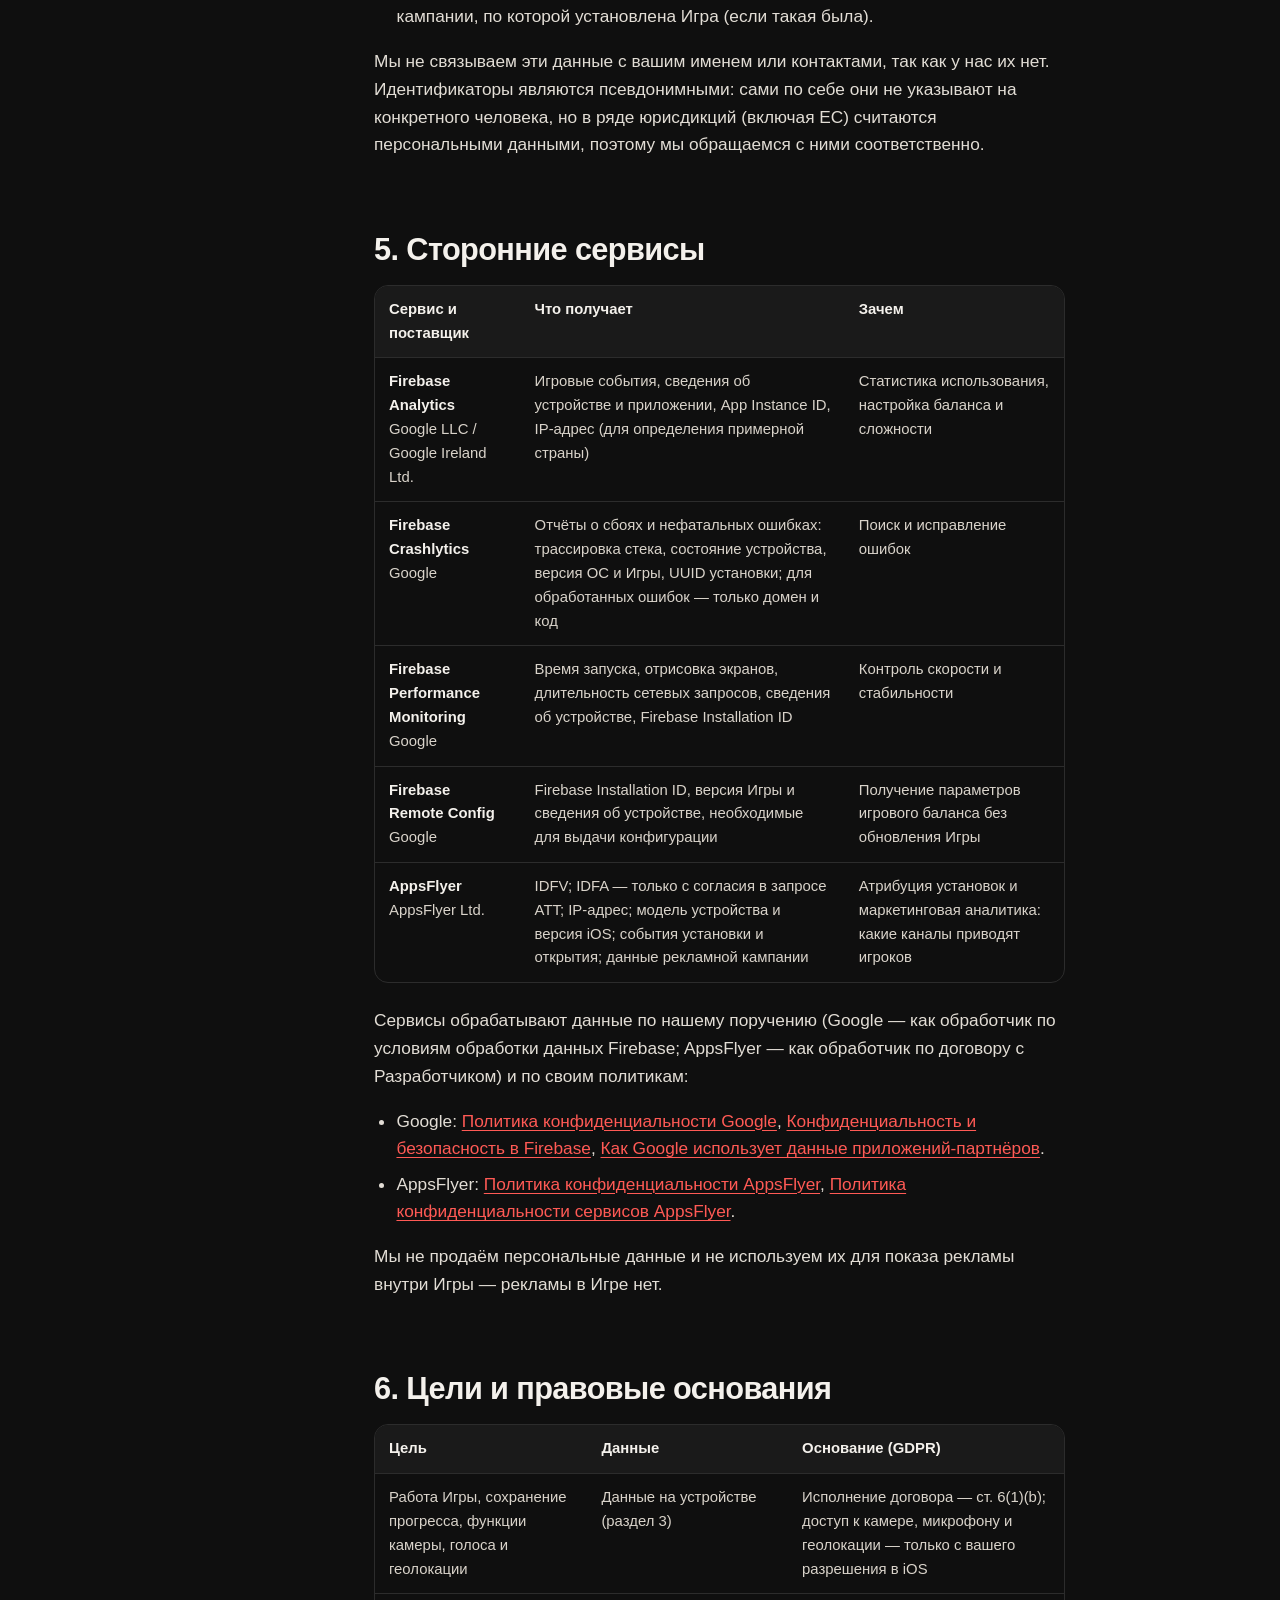
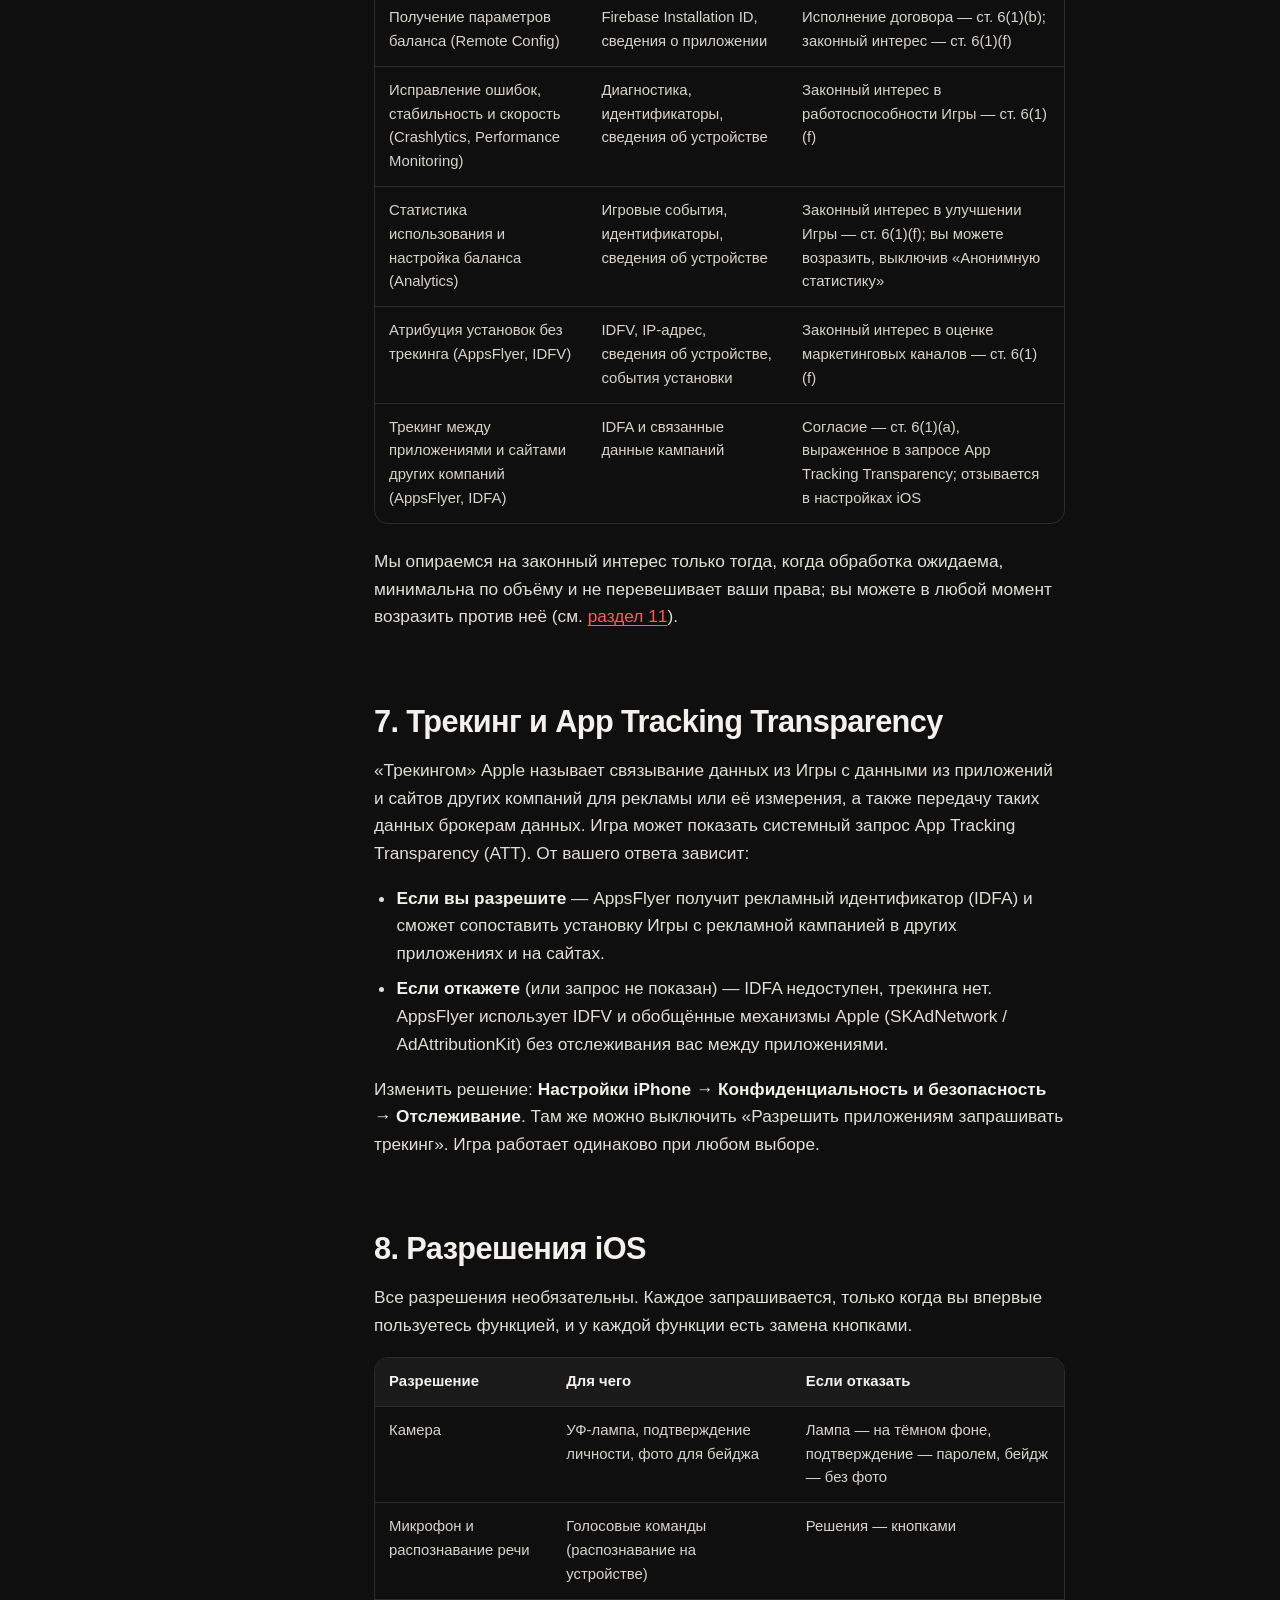
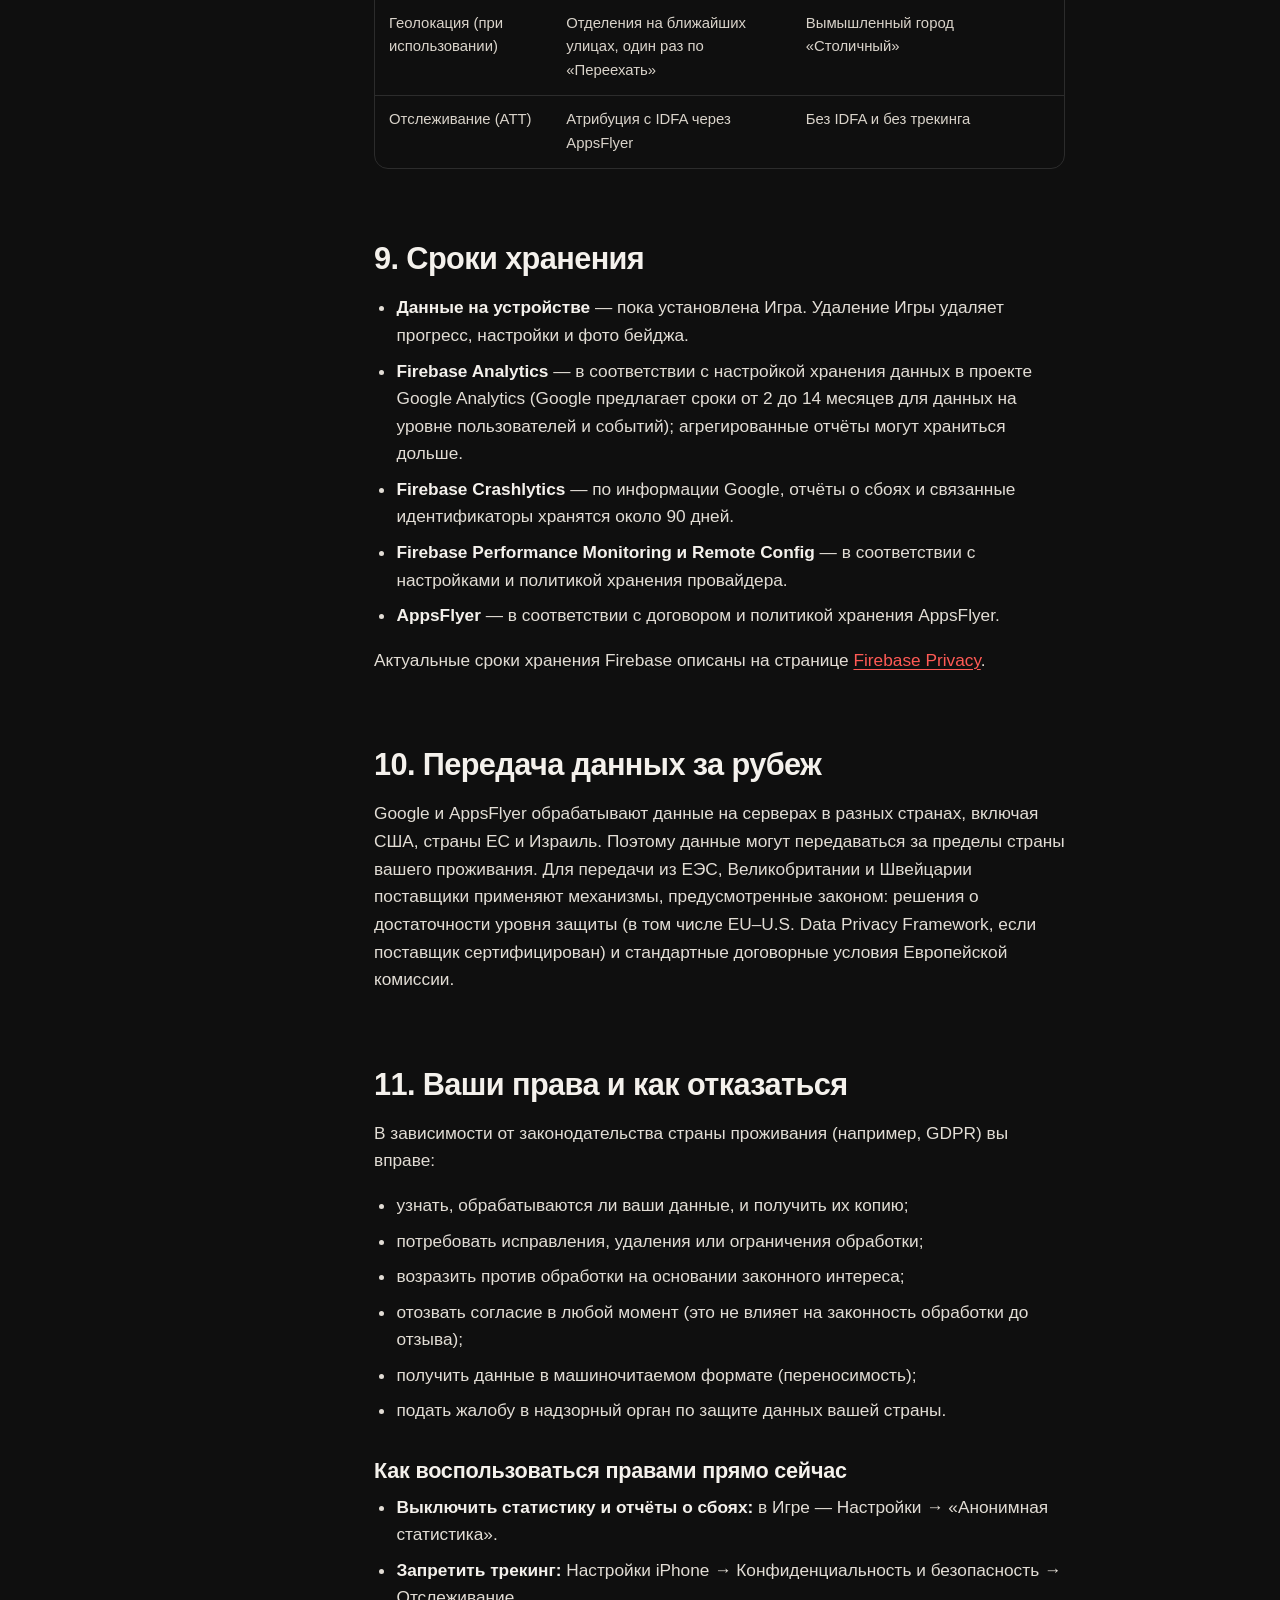
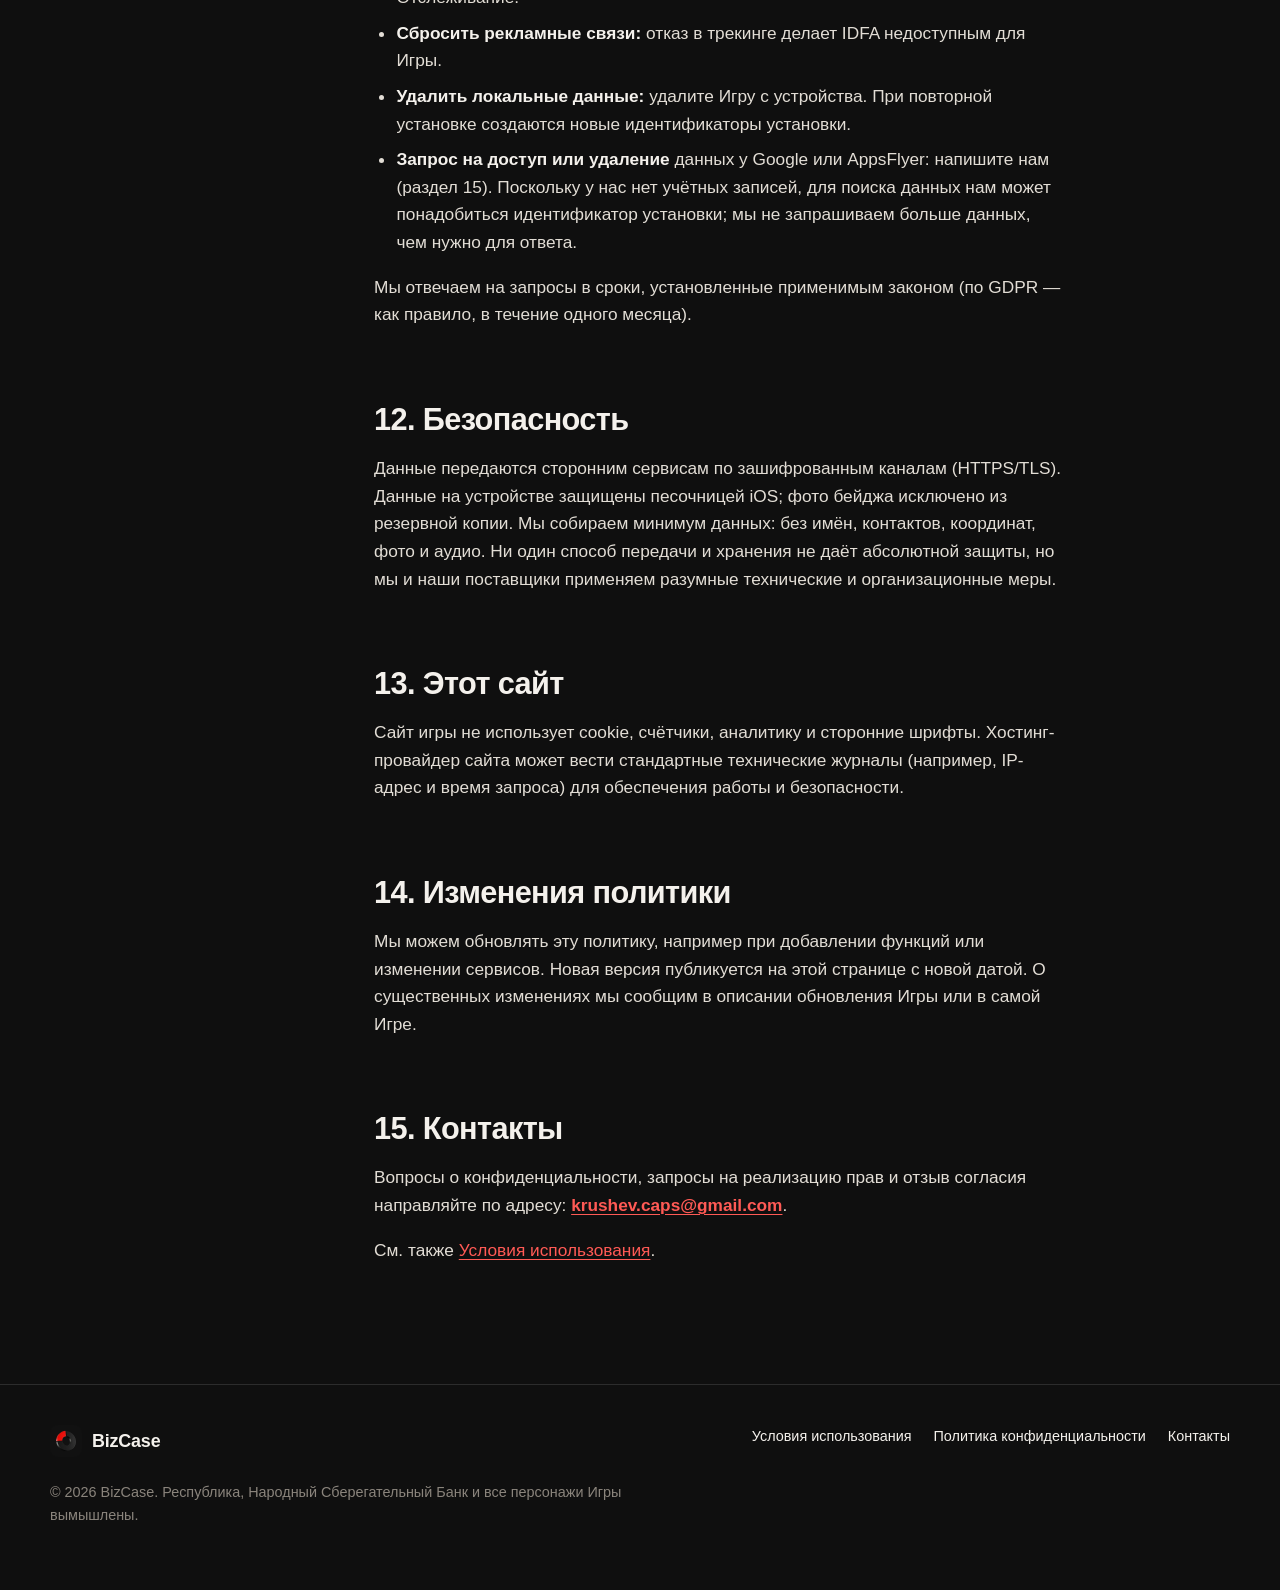
<file: privacy.html>
<!doctype html>
<html lang="ru">
<head>
<meta charset="utf-8">
<meta name="viewport" content="width=device-width, initial-scale=1, viewport-fit=cover">
<title>Политика конфиденциальности — BizCase</title>
<meta name="description" content="Политика конфиденциальности игры BizCase («Окно №3»): какие данные обрабатываются, зачем, кому передаются и как отказаться.">
<meta name="theme-color" content="#0f0f0f">
<meta name="color-scheme" content="dark">
<link rel="icon" type="image/png" sizes="32x32" href="assets/favicon-32.png">
<link rel="apple-touch-icon" sizes="180x180" href="assets/apple-touch-icon.png">
<link rel="stylesheet" href="assets/style.css">
<link rel="canonical" href="https://user2132asd2.github.io/bizcase/privacy.html">
<meta property="og:type" content="article">
<meta property="og:site_name" content="BizCase">
<meta property="og:title" content="Политика конфиденциальности — BizCase">
<meta property="og:image" content="https://user2132asd2.github.io/bizcase/assets/og-image.jpg">
<meta name="twitter:card" content="summary_large_image">
<script src="assets/main.js" defer></script>
</head>
<body>
<a class="skip" href="#main">Перейти к содержанию</a>

<header class="site-header">
  <div class="wrap header-row">
    <a class="brand" href="./" aria-label="BizCase — на главную"><img src="assets/icon-512.webp" alt="" width="32" height="32">BizCase</a>
    <button class="nav-toggle" type="button" aria-expanded="false" aria-controls="site-nav">Меню</button>
    <nav class="site-nav" id="site-nav" aria-label="Основное меню">
      <ul>
        <li><a href="./">Главная</a></li>
        <li><a href="privacy.html" aria-current="page">Конфиденциальность</a></li>
        <li><a href="terms.html">Условия</a></li>
        <li><a href="index.html#support">Поддержка</a></li>
      </ul>
    </nav>
  </div>
</header>

<main id="main">
  <div class="legal-hero">
    <div class="wrap">
      <span class="eyebrow">BizCase · «Окно №3»</span>
      <h1>Политика конфиденциальности</h1>
      <p class="meta">Действует с <time datetime="2026-09-26">26.09.2026</time>. Последнее обновление: <time datetime="2026-09-26">26.09.2026</time>.</p>
    </div>
  </div>

  <div class="wrap legal-layout">
    <nav class="toc" aria-labelledby="toc-title">
      <h2 id="toc-title">Содержание</h2>
      <ol>
        <li><a href="#who">Кто обрабатывает данные</a></li>
        <li><a href="#summary">Коротко</a></li>
        <li><a href="#on-device">Данные только на устройстве</a></li>
        <li><a href="#collected">Данные, которые передаются</a></li>
        <li><a href="#third-parties">Сторонние сервисы</a></li>
        <li><a href="#purposes">Цели и правовые основания</a></li>
        <li><a href="#tracking">Трекинг и App Tracking Transparency</a></li>
        <li><a href="#permissions">Разрешения iOS</a></li>
        <li><a href="#retention">Сроки хранения</a></li>
        <li><a href="#transfers">Передача за рубеж</a></li>
        <li><a href="#rights">Ваши права и как отказаться</a></li>
        <li><a href="#security">Безопасность</a></li>
        <li><a href="#website">Этот сайт</a></li>
        <li><a href="#changes">Изменения политики</a></li>
        <li><a href="#contacts">Контакты</a></li>
      </ol>
    </nav>

    <article class="prose">
      <h2 id="who">1. Кто обрабатывает данные</h2>
      <p>Настоящая политика описывает, как мобильная игра <strong>BizCase</strong> (название в игре — «Окно №3», далее — «Игра») для iPhone обрабатывает информацию о пользователях.</p>
      <p>Оператор персональных данных (контролёр в терминах GDPR) и разработчик Игры —
        <strong>BGames</strong>
        (далее — «Разработчик», «мы»). Способы связи указаны в разделе <a href="#contacts">«Контакты»</a>.</p>
      <p>В Игре нет учётных записей, регистрации, встроенных покупок и рекламы. Мы не просим и не получаем ваше имя, адрес электронной почты, номер телефона, фото или точную геолокацию.</p>

      <h2 id="summary">2. Коротко</h2>
      <div class="summary-box">
        <ul>
          <li><strong>Камера, микрофон и речь</strong> обрабатываются только на устройстве и никуда не отправляются.</li>
          <li><strong>Геолокация</strong> используется один раз по кнопке «Переехать»; координаты не сохраняются и нам не передаются.</li>
          <li><strong>Прогресс и настройки</strong> хранятся только на вашем iPhone и удаляются вместе с Игрой.</li>
          <li>Для статистики, отчётов о сбоях, измерения производительности и настройки баланса Игра использует <strong>Google Firebase</strong>; для атрибуции установок — <strong>AppsFlyer</strong>. Они получают технические данные устройства и псевдонимные идентификаторы, но не ваше имя или контакты.</li>
          <li>Статистику и отчёты о сбоях можно выключить в Игре: <strong>Настройки → «Анонимная статистика»</strong>.</li>
          <li><strong>Рекламный идентификатор (IDFA)</strong> и отслеживание между приложениями — только если вы разрешите это в системном запросе iOS.</li>
        </ul>
      </div>

      <h2 id="on-device">3. Данные, которые остаются на устройстве</h2>
      <p>Следующая информация обрабатывается только на вашем iPhone. Разработчик и сторонние сервисы её не получают.</p>
      <div class="table-wrap">
        <table>
          <thead><tr><th scope="col">Данные</th><th scope="col">Как используется</th><th scope="col">Где хранится</th></tr></thead>
          <tbody>
            <tr><td>Прогресс карьеры, история смен, результаты «Смены дня», отделения</td><td>Сохранение игры</td><td>Локальная база Core Data; удаляется вместе с Игрой</td></tr>
            <tr><td>Настройки (звук, вибрация, голос, статистика, обучение)</td><td>Работа Игры</td><td>UserDefaults на устройстве</td></tr>
            <tr><td>Фото для бейджа сотрудника (селфи)</td><td>Показывается в профиле</td><td>Файл на устройстве, исключён из резервной копии iCloud/iTunes</td></tr>
            <tr><td>Кадры камеры (УФ-лампа, подтверждение личности морганием/улыбкой)</td><td>Анализ в реальном времени средствами iOS (Core Image)</td><td>Только в оперативной памяти, не сохраняются</td></tr>
            <tr><td>Звук с микрофона и расшифровка голосовых команд</td><td>Распознавание команд на устройстве</td><td>Не сохраняются; распознавание выполняется только на устройстве</td></tr>
            <tr><td>Реплики клиентов, озвучиваемые синтезом речи</td><td>Озвучка встроенным синтезатором iOS</td><td>Текст входит в Игру; ваши данные не используются</td></tr>
            <tr><td>Номер района (округлённая клетка карты)</td><td>Расположение вымышленных отделений</td><td>Локальная база; координаты не сохраняются</td></tr>
          </tbody>
        </table>
      </div>
      <h3>Геолокация и геосервис Apple</h3>
      <p>Геолокация запрашивается, только когда вы нажимаете «Отделения» → «Переехать». Игра один раз получает ваше положение, чтобы разместить вымышленные отделения на ближайших улицах. Чтобы получить названия улиц, координаты передаются системной службе геокодирования Apple (CLGeocoder); эта обработка регулируется <a href="https://www.apple.com/legal/privacy/" rel="noopener">политикой конфиденциальности Apple</a>. Разработчику координаты не передаются. В Игре сохраняются только названия улиц в названиях отделений и округлённый номер района. Без геолокации используется вымышленный город «Столичный».</p>

      <h2 id="collected">4. Данные, которые передаются с устройства</h2>
      <p>Чтобы исправлять ошибки, настраивать баланс и понимать, откуда приходят игроки, Игра передаёт сторонним сервисам следующие категории данных:</p>
      <ul>
        <li><strong>Игровые события:</strong> начало и окончание смены, число обслуженных клиентов, ошибки по типам, ранг, идентификатор профиля отделения, версия контента. В событиях нет имён клиентов Игры, адресов, названий улиц, координат, фото и речи.</li>
        <li><strong>Сведения об устройстве и приложении:</strong> модель устройства, версия iOS, язык и регион, версия Игры, время первого запуска и сессий.</li>
        <li><strong>Идентификаторы:</strong> идентификатор экземпляра приложения (App Instance ID) и идентификатор установки Firebase (Firebase Installation ID); UUID установки для отчётов о сбоях; идентификатор разработчика Apple (IDFV); рекламный идентификатор (IDFA) — только с вашего согласия в запросе App Tracking Transparency.</li>
        <li><strong>IP-адрес</strong> — используется сервисами для передачи данных и определения примерного местоположения (страна, регион).</li>
        <li><strong>Диагностика:</strong> отчёты о сбоях (трассировка стека, состояние устройства: свободная память и место, ориентация, версия ОС), для обработанных ошибок — только домен и код ошибки; показатели производительности (время запуска, отрисовка экранов, длительность сетевых запросов).</li>
        <li><strong>Маркетинговые данные:</strong> события установки и открытия, данные рекламной кампании, по которой установлена Игра (если такая была).</li>
      </ul>
      <p>Мы не связываем эти данные с вашим именем или контактами, так как у нас их нет. Идентификаторы являются псевдонимными: сами по себе они не указывают на конкретного человека, но в ряде юрисдикций (включая ЕС) считаются персональными данными, поэтому мы обращаемся с ними соответственно.</p>

      <h2 id="third-parties">5. Сторонние сервисы</h2>
      <div class="table-wrap">
        <table>
          <thead><tr><th scope="col">Сервис и поставщик</th><th scope="col">Что получает</th><th scope="col">Зачем</th></tr></thead>
          <tbody>
            <tr>
              <td><strong>Firebase Analytics</strong><br>Google LLC / Google Ireland Ltd.</td>
              <td>Игровые события, сведения об устройстве и приложении, App Instance ID, IP-адрес (для определения примерной страны)</td>
              <td>Статистика использования, настройка баланса и сложности</td>
            </tr>
            <tr>
              <td><strong>Firebase Crashlytics</strong><br>Google</td>
              <td>Отчёты о сбоях и нефатальных ошибках: трассировка стека, состояние устройства, версия ОС и Игры, UUID установки; для обработанных ошибок — только домен и код</td>
              <td>Поиск и исправление ошибок</td>
            </tr>
            <tr>
              <td><strong>Firebase Performance Monitoring</strong><br>Google</td>
              <td>Время запуска, отрисовка экранов, длительность сетевых запросов, сведения об устройстве, Firebase Installation ID</td>
              <td>Контроль скорости и стабильности</td>
            </tr>
            <tr>
              <td><strong>Firebase Remote Config</strong><br>Google</td>
              <td>Firebase Installation ID, версия Игры и сведения об устройстве, необходимые для выдачи конфигурации</td>
              <td>Получение параметров игрового баланса без обновления Игры</td>
            </tr>
            <tr>
              <td><strong>AppsFlyer</strong><br>AppsFlyer Ltd.</td>
              <td>IDFV; IDFA — только с согласия в запросе ATT; IP-адрес; модель устройства и версия iOS; события установки и открытия; данные рекламной кампании</td>
              <td>Атрибуция установок и маркетинговая аналитика: какие каналы приводят игроков</td>
            </tr>
          </tbody>
        </table>
      </div>
      <p>Сервисы обрабатывают данные по нашему поручению (Google — как обработчик по условиям обработки данных Firebase; AppsFlyer — как обработчик по договору с Разработчиком) и по своим политикам:</p>
      <ul>
        <li>Google: <a href="https://policies.google.com/privacy" rel="noopener">Политика конфиденциальности Google</a>, <a href="https://firebase.google.com/support/privacy" rel="noopener">Конфиденциальность и безопасность в Firebase</a>, <a href="https://policies.google.com/technologies/partner-sites" rel="noopener">Как Google использует данные приложений-партнёров</a>.</li>
        <li>AppsFlyer: <a href="https://www.appsflyer.com/legal/privacy-policy/" rel="noopener">Политика конфиденциальности AppsFlyer</a>, <a href="https://www.appsflyer.com/legal/services-privacy-policy/" rel="noopener">Политика конфиденциальности сервисов AppsFlyer</a>.</li>
      </ul>
      <p>Мы не продаём персональные данные и не используем их для показа рекламы внутри Игры — рекламы в Игре нет.</p>

      <h2 id="purposes">6. Цели и правовые основания</h2>
      <div class="table-wrap">
        <table>
          <thead><tr><th scope="col">Цель</th><th scope="col">Данные</th><th scope="col">Основание (GDPR)</th></tr></thead>
          <tbody>
            <tr><td>Работа Игры, сохранение прогресса, функции камеры, голоса и геолокации</td><td>Данные на устройстве (раздел 3)</td><td>Исполнение договора — ст. 6(1)(b); доступ к камере, микрофону и геолокации — только с вашего разрешения в iOS</td></tr>
            <tr><td>Получение параметров баланса (Remote Config)</td><td>Firebase Installation ID, сведения о приложении</td><td>Исполнение договора — ст. 6(1)(b); законный интерес — ст. 6(1)(f)</td></tr>
            <tr><td>Исправление ошибок, стабильность и скорость (Crashlytics, Performance Monitoring)</td><td>Диагностика, идентификаторы, сведения об устройстве</td><td>Законный интерес в работоспособности Игры — ст. 6(1)(f)</td></tr>
            <tr><td>Статистика использования и настройка баланса (Analytics)</td><td>Игровые события, идентификаторы, сведения об устройстве</td><td>Законный интерес в улучшении Игры — ст. 6(1)(f); вы можете возразить, выключив «Анонимную статистику»</td></tr>
            <tr><td>Атрибуция установок без трекинга (AppsFlyer, IDFV)</td><td>IDFV, IP-адрес, сведения об устройстве, события установки</td><td>Законный интерес в оценке маркетинговых каналов — ст. 6(1)(f)</td></tr>
            <tr><td>Трекинг между приложениями и сайтами других компаний (AppsFlyer, IDFA)</td><td>IDFA и связанные данные кампаний</td><td>Согласие — ст. 6(1)(a), выраженное в запросе App Tracking Transparency; отзывается в настройках iOS</td></tr>
          </tbody>
        </table>
      </div>
      <p>Мы опираемся на законный интерес только тогда, когда обработка ожидаема, минимальна по объёму и не перевешивает ваши права; вы можете в любой момент возразить против неё (см. <a href="#rights">раздел 11</a>).</p>

      <h2 id="tracking">7. Трекинг и App Tracking Transparency</h2>
      <p>«Трекингом» Apple называет связывание данных из Игры с данными из приложений и сайтов других компаний для рекламы или её измерения, а также передачу таких данных брокерам данных. Игра может показать системный запрос App Tracking Transparency (ATT). От вашего ответа зависит:</p>
      <ul>
        <li><strong>Если вы разрешите</strong> — AppsFlyer получит рекламный идентификатор (IDFA) и сможет сопоставить установку Игры с рекламной кампанией в других приложениях и на сайтах.</li>
        <li><strong>Если откажете</strong> (или запрос не показан) — IDFA недоступен, трекинга нет. AppsFlyer использует IDFV и обобщённые механизмы Apple (SKAdNetwork / AdAttributionKit) без отслеживания вас между приложениями.</li>
      </ul>
      <p>Изменить решение: <strong>Настройки iPhone → Конфиденциальность и безопасность → Отслеживание</strong>. Там же можно выключить «Разрешить приложениям запрашивать трекинг». Игра работает одинаково при любом выборе.</p>

      <h2 id="permissions">8. Разрешения iOS</h2>
      <p>Все разрешения необязательны. Каждое запрашивается, только когда вы впервые пользуетесь функцией, и у каждой функции есть замена кнопками.</p>
      <div class="table-wrap">
        <table>
          <thead><tr><th scope="col">Разрешение</th><th scope="col">Для чего</th><th scope="col">Если отказать</th></tr></thead>
          <tbody>
            <tr><td>Камера</td><td>УФ-лампа, подтверждение личности, фото для бейджа</td><td>Лампа — на тёмном фоне, подтверждение — паролем, бейдж — без фото</td></tr>
            <tr><td>Микрофон и распознавание речи</td><td>Голосовые команды (распознавание на устройстве)</td><td>Решения — кнопками</td></tr>
            <tr><td>Геолокация (при использовании)</td><td>Отделения на ближайших улицах, один раз по «Переехать»</td><td>Вымышленный город «Столичный»</td></tr>
            <tr><td>Отслеживание (ATT)</td><td>Атрибуция с IDFA через AppsFlyer</td><td>Без IDFA и без трекинга</td></tr>
          </tbody>
        </table>
      </div>

      <h2 id="retention">9. Сроки хранения</h2>
      <ul>
        <li><strong>Данные на устройстве</strong> — пока установлена Игра. Удаление Игры удаляет прогресс, настройки и фото бейджа.</li>
        <li><strong>Firebase Analytics</strong> — в соответствии с настройкой хранения данных в проекте Google Analytics (Google предлагает сроки от 2 до 14 месяцев для данных на уровне пользователей и событий); агрегированные отчёты могут храниться дольше.</li>
        <li><strong>Firebase Crashlytics</strong> — по информации Google, отчёты о сбоях и связанные идентификаторы хранятся около 90 дней.</li>
        <li><strong>Firebase Performance Monitoring и Remote Config</strong> — в соответствии с настройками и политикой хранения провайдера.</li>
        <li><strong>AppsFlyer</strong> — в соответствии с договором и политикой хранения AppsFlyer.</li>
      </ul>
      <p>Актуальные сроки хранения Firebase описаны на странице <a href="https://firebase.google.com/support/privacy" rel="noopener">Firebase Privacy</a>.</p>

      <h2 id="transfers">10. Передача данных за рубеж</h2>
      <p>Google и AppsFlyer обрабатывают данные на серверах в разных странах, включая США, страны ЕС и Израиль. Поэтому данные могут передаваться за пределы страны вашего проживания. Для передачи из ЕЭС, Великобритании и Швейцарии поставщики применяют механизмы, предусмотренные законом: решения о достаточности уровня защиты (в том числе EU–U.S. Data Privacy Framework, если поставщик сертифицирован) и стандартные договорные условия Европейской комиссии.</p>

      <h2 id="rights">11. Ваши права и как отказаться</h2>
      <p>В зависимости от законодательства страны проживания (например, GDPR) вы вправе:</p>
      <ul>
        <li>узнать, обрабатываются ли ваши данные, и получить их копию;</li>
        <li>потребовать исправления, удаления или ограничения обработки;</li>
        <li>возразить против обработки на основании законного интереса;</li>
        <li>отозвать согласие в любой момент (это не влияет на законность обработки до отзыва);</li>
        <li>получить данные в машиночитаемом формате (переносимость);</li>
        <li>подать жалобу в надзорный орган по защите данных вашей страны.</li>
      </ul>
      <h3>Как воспользоваться правами прямо сейчас</h3>
      <ul>
        <li><strong>Выключить статистику и отчёты о сбоях:</strong> в Игре — Настройки → «Анонимная статистика».</li>
        <li><strong>Запретить трекинг:</strong> Настройки iPhone → Конфиденциальность и безопасность → Отслеживание.</li>
        <li><strong>Сбросить рекламные связи:</strong> отказ в трекинге делает IDFA недоступным для Игры.</li>
        <li><strong>Удалить локальные данные:</strong> удалите Игру с устройства. При повторной установке создаются новые идентификаторы установки.</li>
        <li><strong>Запрос на доступ или удаление</strong> данных у Google или AppsFlyer: напишите нам (раздел 15). Поскольку у нас нет учётных записей, для поиска данных нам может понадобиться идентификатор установки; мы не запрашиваем больше данных, чем нужно для ответа.</li>
      </ul>
      <p>Мы отвечаем на запросы в сроки, установленные применимым законом (по GDPR — как правило, в течение одного месяца).</p>

      <h2 id="security">12. Безопасность</h2>
      <p>Данные передаются сторонним сервисам по зашифрованным каналам (HTTPS/TLS). Данные на устройстве защищены песочницей iOS; фото бейджа исключено из резервной копии. Мы собираем минимум данных: без имён, контактов, координат, фото и аудио. Ни один способ передачи и хранения не даёт абсолютной защиты, но мы и наши поставщики применяем разумные технические и организационные меры.</p>

      <h2 id="website">13. Этот сайт</h2>
      <p>Сайт игры не использует cookie, счётчики, аналитику и сторонние шрифты. Хостинг-провайдер сайта может вести стандартные технические журналы (например, IP-адрес и время запроса) для обеспечения работы и безопасности.</p>

      <h2 id="changes">14. Изменения политики</h2>
      <p>Мы можем обновлять эту политику, например при добавлении функций или изменении сервисов. Новая версия публикуется на этой странице с новой датой. О существенных изменениях мы сообщим в описании обновления Игры или в самой Игре.</p>

      <h2 id="contacts">15. Контакты</h2>
      <p>Вопросы о конфиденциальности, запросы на реализацию прав и отзыв согласия направляйте по адресу:
        <strong><a href="mailto:krushev.caps@gmail.com">krushev.caps@gmail.com</a></strong>.</p>
      <p>См. также <a href="terms.html">Условия использования</a>.</p>
    </article>
  </div>
</main>

<footer class="site-footer">
  <div class="wrap">
    <div class="footer-row">
      <a class="brand" href="./"><img src="assets/icon-512.webp" alt="" width="32" height="32">BizCase</a>
      <ul class="footer-links">
        <li><a href="terms.html">Условия использования</a></li>
        <li><a href="privacy.html" aria-current="page">Политика конфиденциальности</a></li>
        <li><a href="#contacts">Контакты</a></li>
      </ul>
    </div>
    <p class="disclaimer">© 2026 BizCase. Республика, Народный Сберегательный Банк и все персонажи Игры вымышлены.</p>
  </div>
</footer>
</body>
</html>
</file>
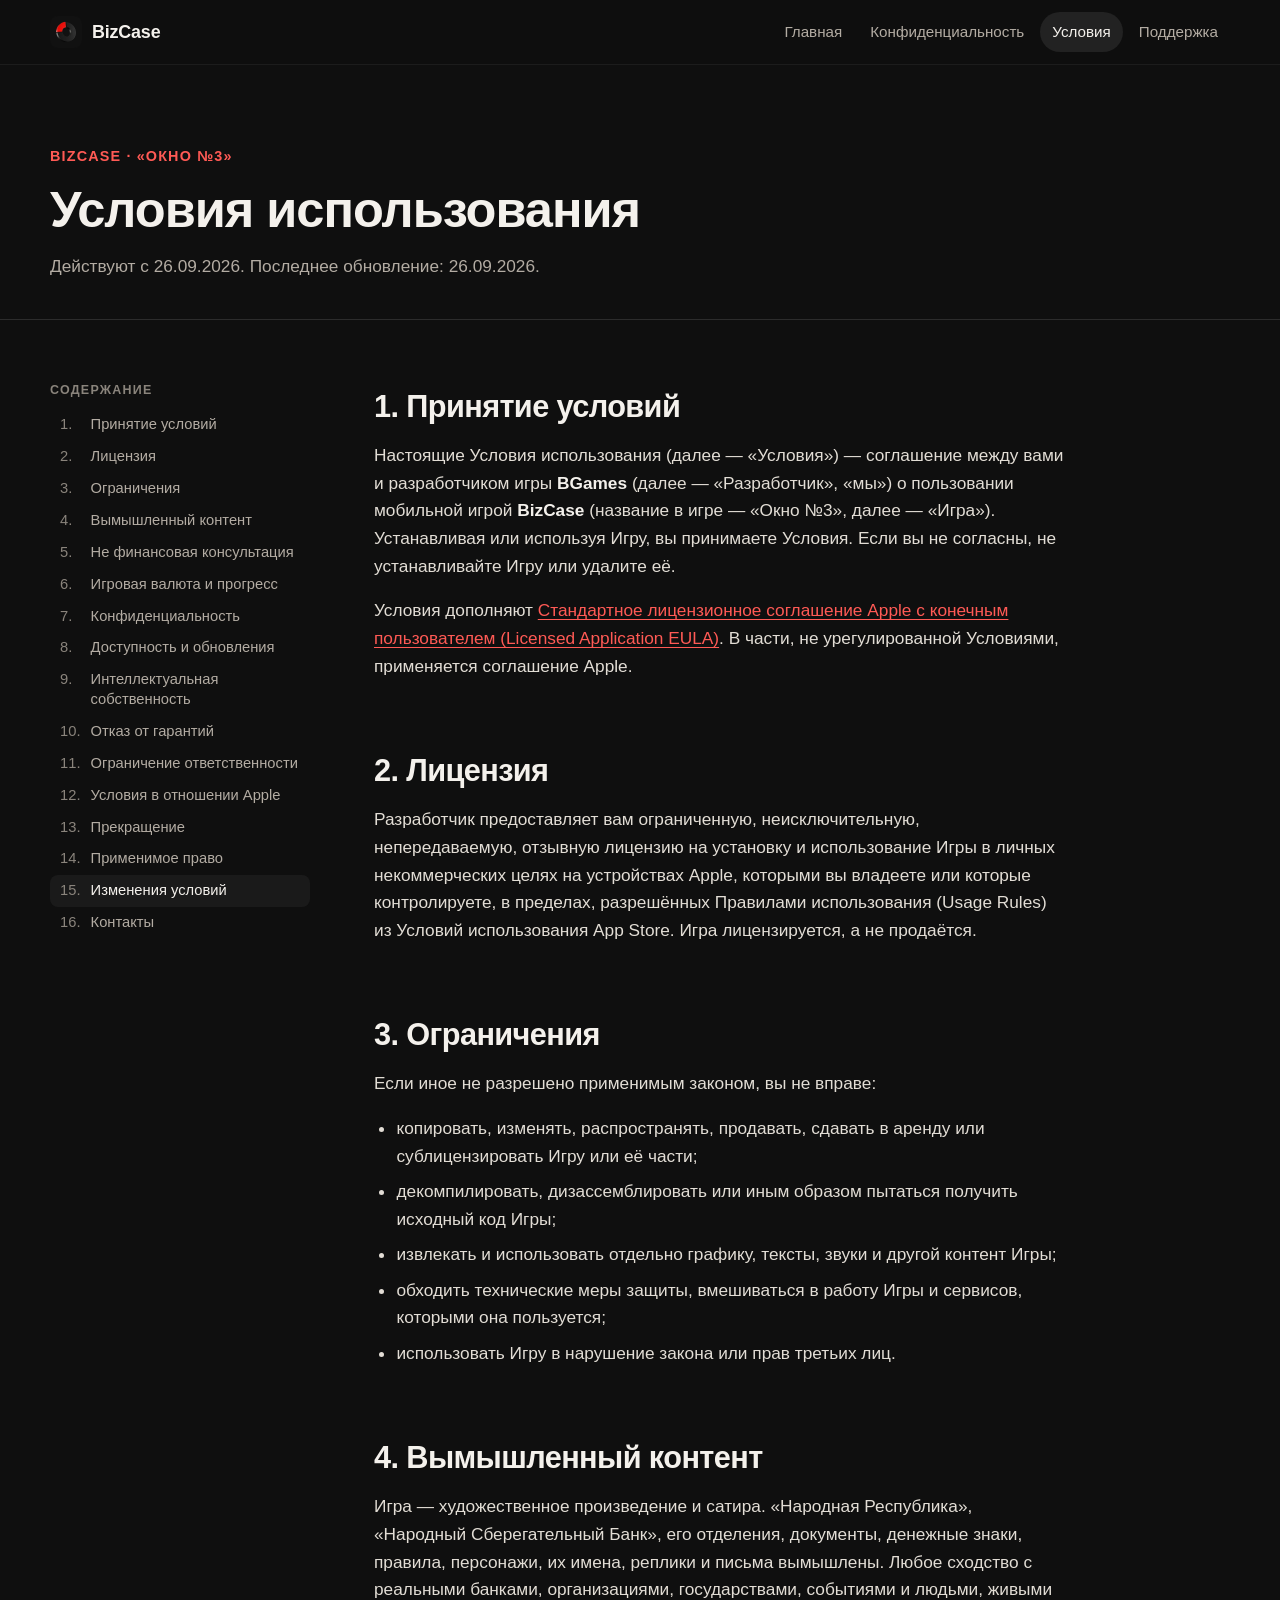
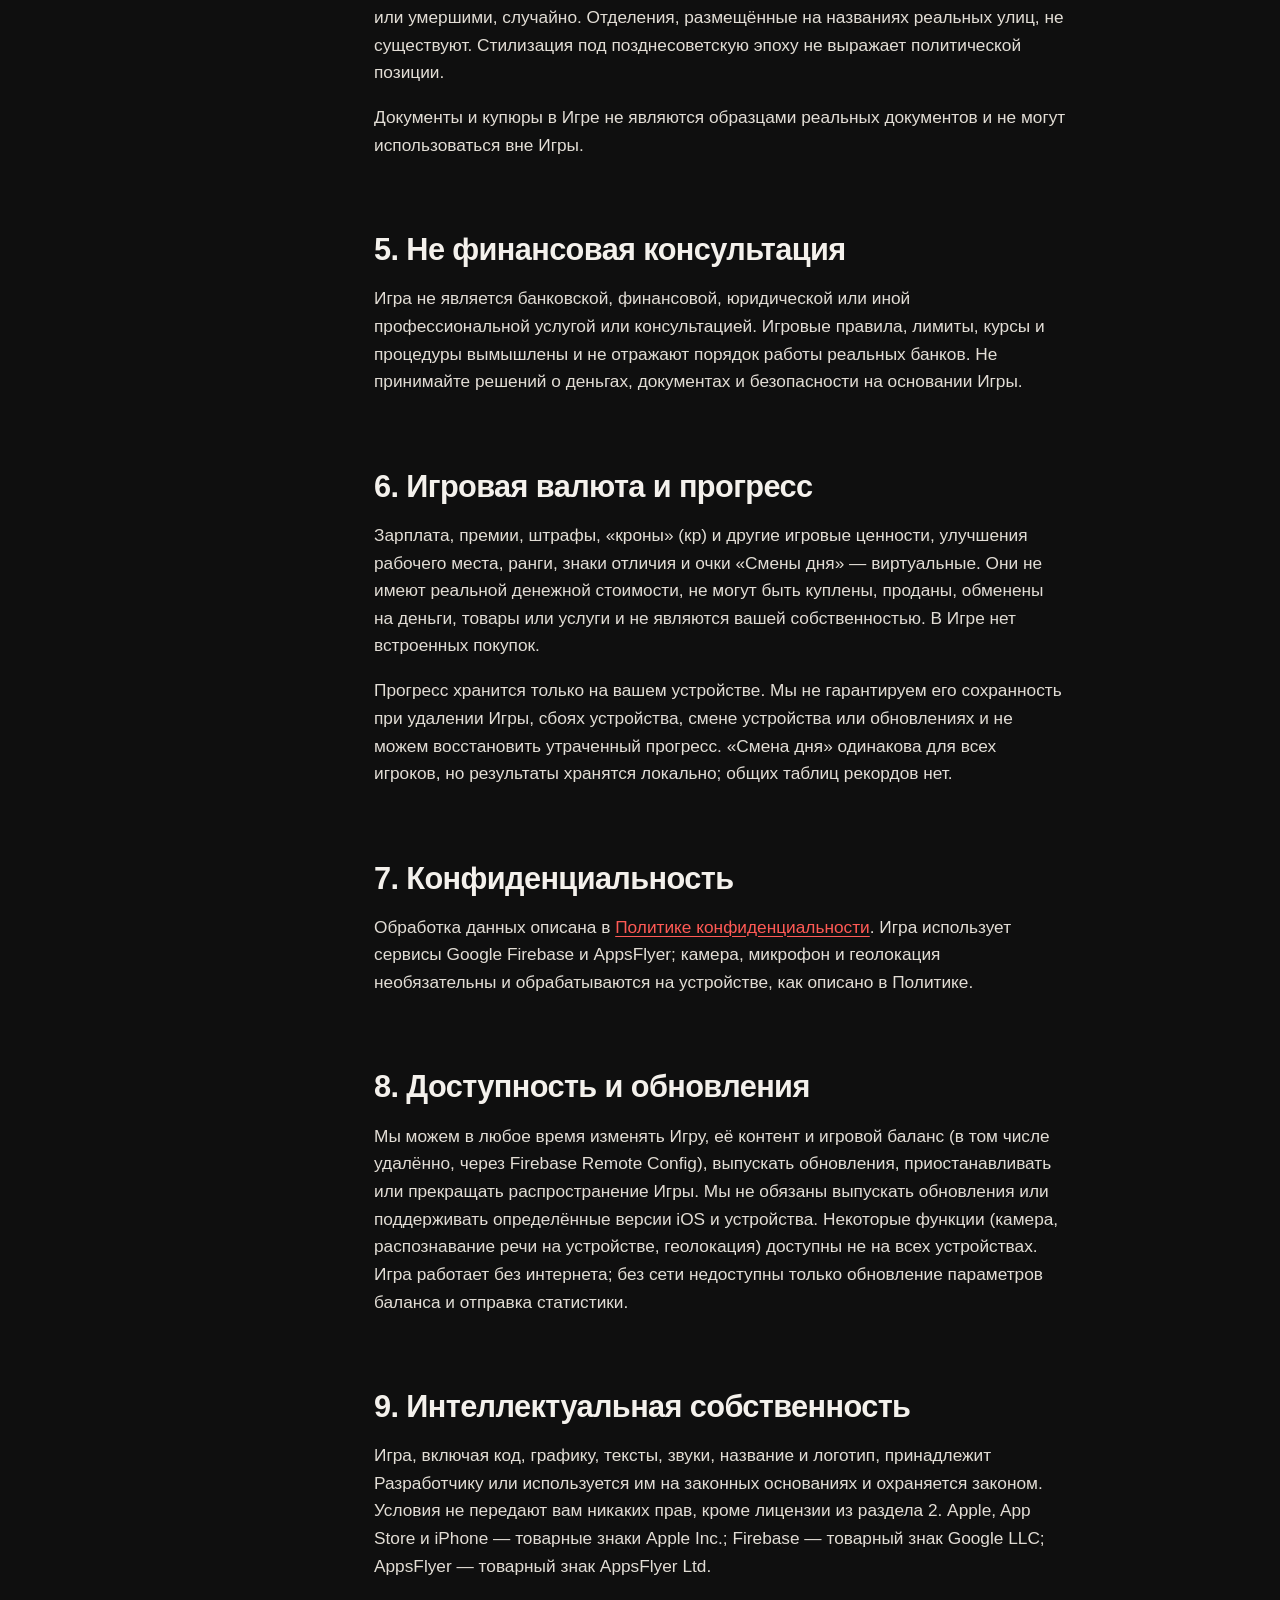
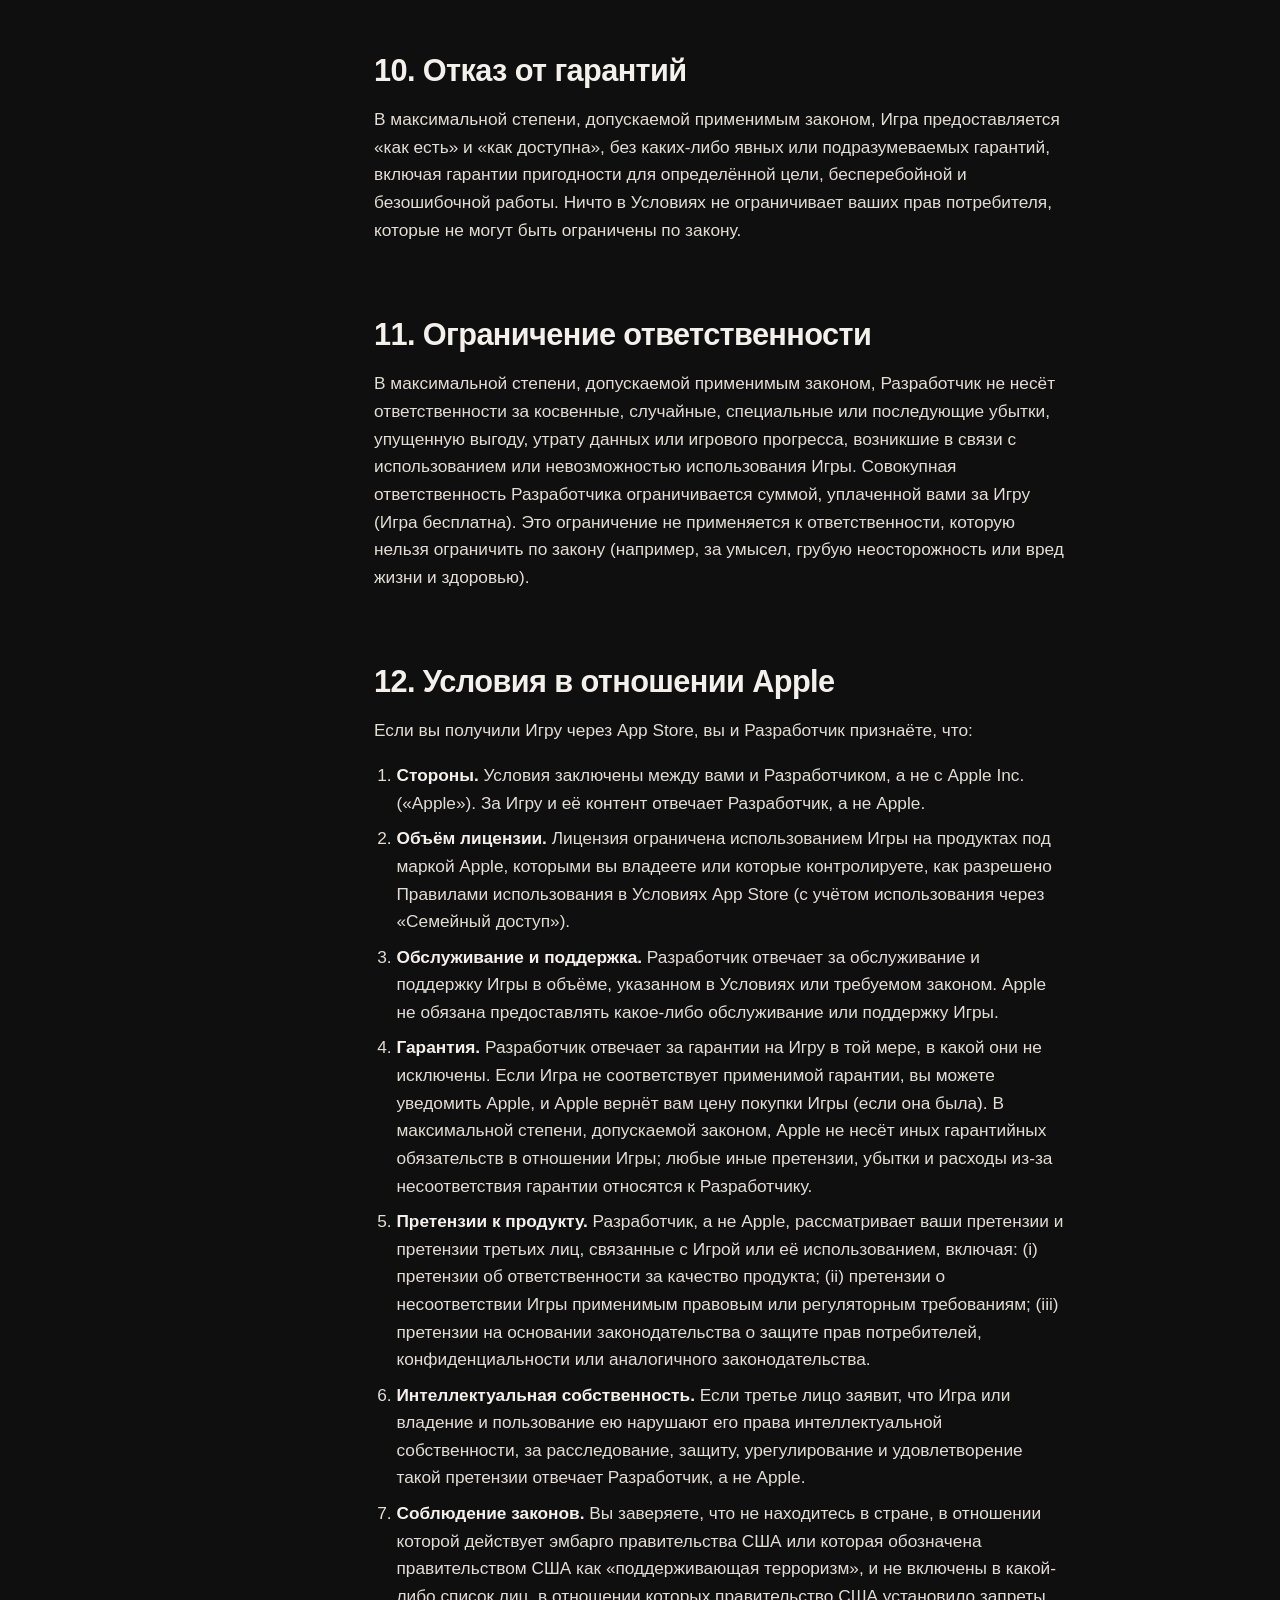
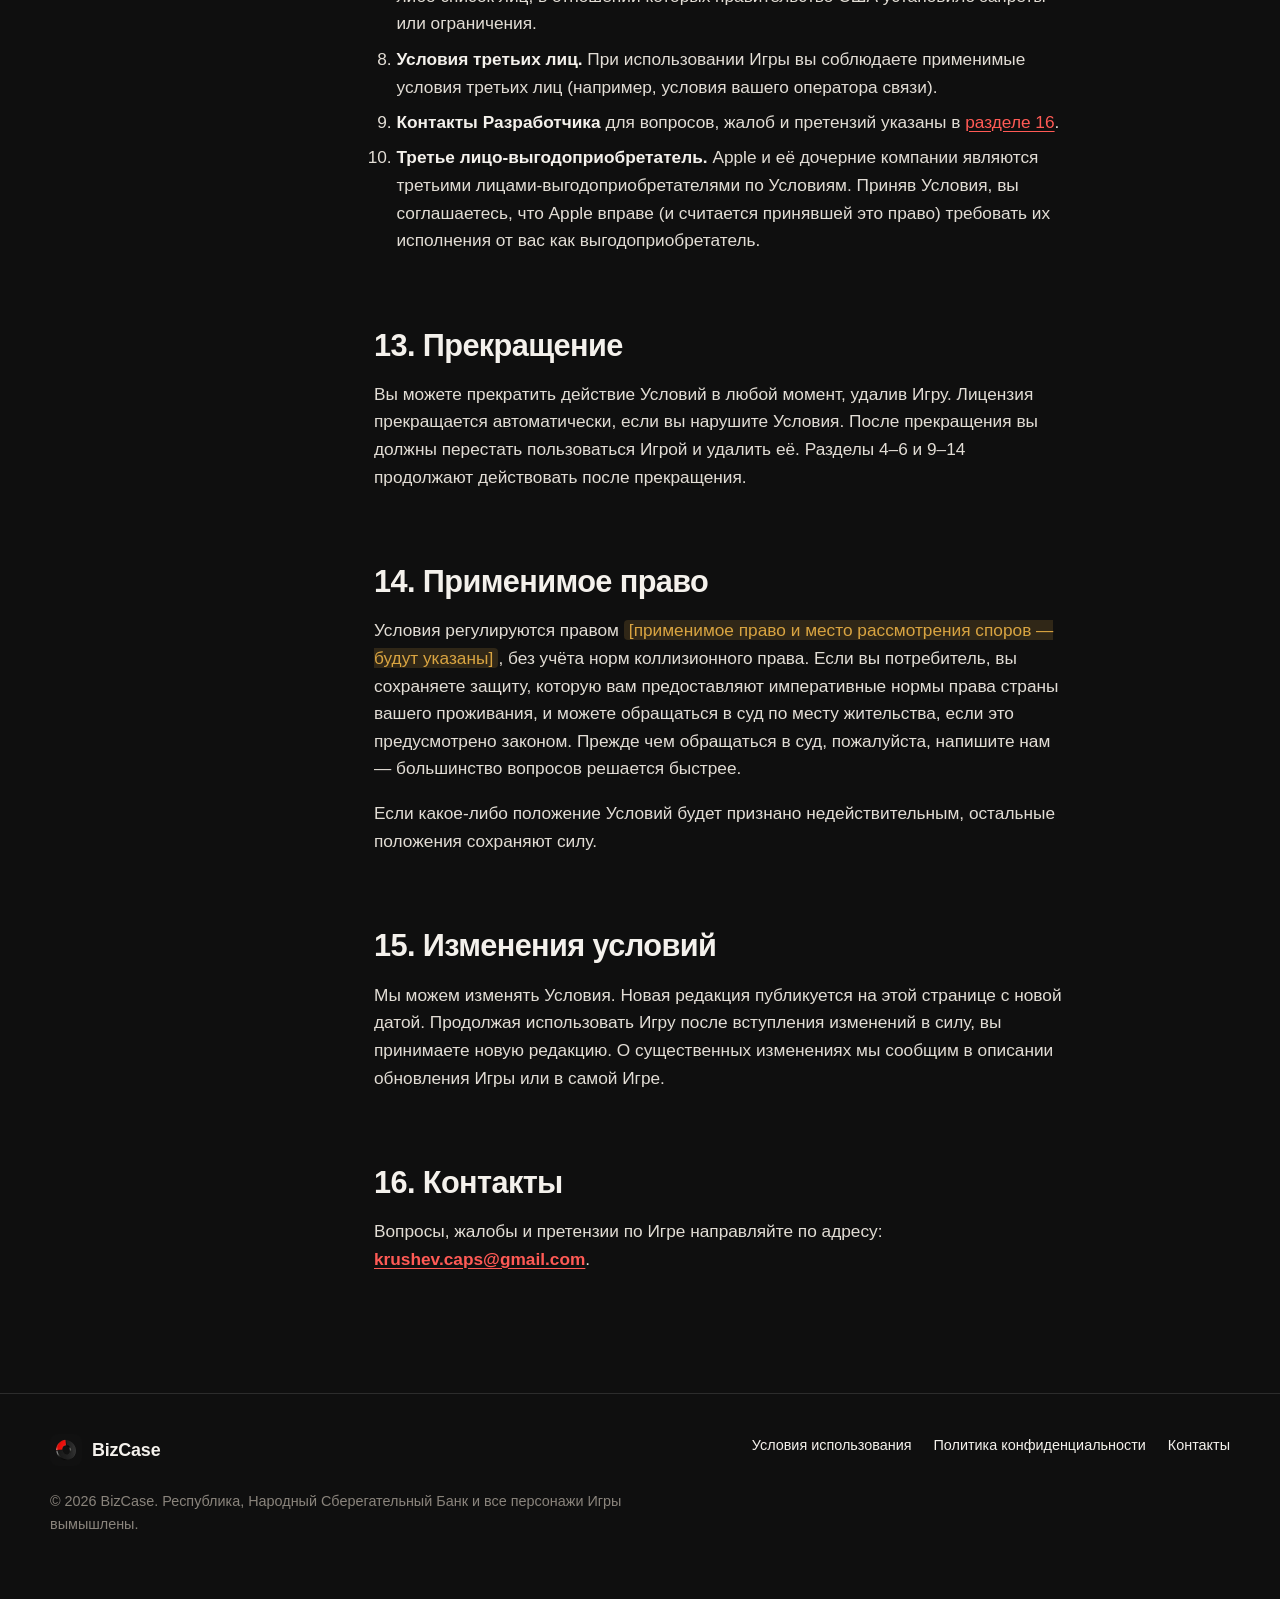
<file: terms.html>
<!doctype html>
<html lang="ru">
<head>
<meta charset="utf-8">
<meta name="viewport" content="width=device-width, initial-scale=1, viewport-fit=cover">
<title>Условия использования — BizCase</title>
<meta name="description" content="Условия использования игры BizCase («Окно №3») для iPhone.">
<meta name="theme-color" content="#0f0f0f">
<meta name="color-scheme" content="dark">
<link rel="icon" type="image/png" sizes="32x32" href="assets/favicon-32.png">
<link rel="apple-touch-icon" sizes="180x180" href="assets/apple-touch-icon.png">
<link rel="stylesheet" href="assets/style.css">
<link rel="canonical" href="https://user2132asd2.github.io/bizcase/terms.html">
<meta property="og:type" content="article">
<meta property="og:site_name" content="BizCase">
<meta property="og:title" content="Условия использования — BizCase">
<meta property="og:image" content="https://user2132asd2.github.io/bizcase/assets/og-image.jpg">
<meta name="twitter:card" content="summary_large_image">
<script src="assets/main.js" defer></script>
</head>
<body>
<a class="skip" href="#main">Перейти к содержанию</a>

<header class="site-header">
  <div class="wrap header-row">
    <a class="brand" href="./" aria-label="BizCase — на главную"><img src="assets/icon-512.webp" alt="" width="32" height="32">BizCase</a>
    <button class="nav-toggle" type="button" aria-expanded="false" aria-controls="site-nav">Меню</button>
    <nav class="site-nav" id="site-nav" aria-label="Основное меню">
      <ul>
        <li><a href="./">Главная</a></li>
        <li><a href="privacy.html">Конфиденциальность</a></li>
        <li><a href="terms.html" aria-current="page">Условия</a></li>
        <li><a href="index.html#support">Поддержка</a></li>
      </ul>
    </nav>
  </div>
</header>

<main id="main">
  <div class="legal-hero">
    <div class="wrap">
      <span class="eyebrow">BizCase · «Окно №3»</span>
      <h1>Условия использования</h1>
      <p class="meta">Действуют с <time datetime="2026-09-26">26.09.2026</time>. Последнее обновление: <time datetime="2026-09-26">26.09.2026</time>.</p>
    </div>
  </div>

  <div class="wrap legal-layout">
    <nav class="toc" aria-labelledby="toc-title">
      <h2 id="toc-title">Содержание</h2>
      <ol>
        <li><a href="#acceptance">Принятие условий</a></li>
        <li><a href="#license">Лицензия</a></li>
        <li><a href="#restrictions">Ограничения</a></li>
        <li><a href="#fiction">Вымышленный контент</a></li>
        <li><a href="#no-advice">Не финансовая консультация</a></li>
        <li><a href="#currency">Игровая валюта и прогресс</a></li>
        <li><a href="#privacy">Конфиденциальность</a></li>
        <li><a href="#availability">Доступность и обновления</a></li>
        <li><a href="#ip">Интеллектуальная собственность</a></li>
        <li><a href="#warranty">Отказ от гарантий</a></li>
        <li><a href="#liability">Ограничение ответственности</a></li>
        <li><a href="#apple">Условия в отношении Apple</a></li>
        <li><a href="#termination">Прекращение</a></li>
        <li><a href="#law">Применимое право</a></li>
        <li><a href="#changes">Изменения условий</a></li>
        <li><a href="#contacts">Контакты</a></li>
      </ol>
    </nav>

    <article class="prose">
      <h2 id="acceptance">1. Принятие условий</h2>
      <p>Настоящие Условия использования (далее — «Условия») — соглашение между вами и разработчиком игры
        <strong>BGames</strong>
        (далее — «Разработчик», «мы») о пользовании мобильной игрой <strong>BizCase</strong> (название в игре — «Окно №3», далее — «Игра»). Устанавливая или используя Игру, вы принимаете Условия. Если вы не согласны, не устанавливайте Игру или удалите её.</p>
      <p>Условия дополняют <a href="https://www.apple.com/legal/internet-services/itunes/dev/stdeula/" rel="noopener">Стандартное лицензионное соглашение Apple с конечным пользователем (Licensed Application EULA)</a>. В части, не урегулированной Условиями, применяется соглашение Apple.</p>

      <h2 id="license">2. Лицензия</h2>
      <p>Разработчик предоставляет вам ограниченную, неисключительную, непередаваемую, отзывную лицензию на установку и использование Игры в личных некоммерческих целях на устройствах Apple, которыми вы владеете или которые контролируете, в пределах, разрешённых Правилами использования (Usage Rules) из Условий использования App Store. Игра лицензируется, а не продаётся.</p>

      <h2 id="restrictions">3. Ограничения</h2>
      <p>Если иное не разрешено применимым законом, вы не вправе:</p>
      <ul>
        <li>копировать, изменять, распространять, продавать, сдавать в аренду или сублицензировать Игру или её части;</li>
        <li>декомпилировать, дизассемблировать или иным образом пытаться получить исходный код Игры;</li>
        <li>извлекать и использовать отдельно графику, тексты, звуки и другой контент Игры;</li>
        <li>обходить технические меры защиты, вмешиваться в работу Игры и сервисов, которыми она пользуется;</li>
        <li>использовать Игру в нарушение закона или прав третьих лиц.</li>
      </ul>

      <h2 id="fiction">4. Вымышленный контент</h2>
      <p>Игра — художественное произведение и сатира. «Народная Республика», «Народный Сберегательный Банк», его отделения, документы, денежные знаки, правила, персонажи, их имена, реплики и письма вымышлены. Любое сходство с реальными банками, организациями, государствами, событиями и людьми, живыми или умершими, случайно. Отделения, размещённые на названиях реальных улиц, не существуют. Стилизация под позднесоветскую эпоху не выражает политической позиции.</p>
      <p>Документы и купюры в Игре не являются образцами реальных документов и не могут использоваться вне Игры.</p>

      <h2 id="no-advice">5. Не финансовая консультация</h2>
      <p>Игра не является банковской, финансовой, юридической или иной профессиональной услугой или консультацией. Игровые правила, лимиты, курсы и процедуры вымышлены и не отражают порядок работы реальных банков. Не принимайте решений о деньгах, документах и безопасности на основании Игры.</p>

      <h2 id="currency">6. Игровая валюта и прогресс</h2>
      <p>Зарплата, премии, штрафы, «кроны» (кр) и другие игровые ценности, улучшения рабочего места, ранги, знаки отличия и очки «Смены дня» — виртуальные. Они не имеют реальной денежной стоимости, не могут быть куплены, проданы, обменены на деньги, товары или услуги и не являются вашей собственностью. В Игре нет встроенных покупок.</p>
      <p>Прогресс хранится только на вашем устройстве. Мы не гарантируем его сохранность при удалении Игры, сбоях устройства, смене устройства или обновлениях и не можем восстановить утраченный прогресс. «Смена дня» одинакова для всех игроков, но результаты хранятся локально; общих таблиц рекордов нет.</p>

      <h2 id="privacy">7. Конфиденциальность</h2>
      <p>Обработка данных описана в <a href="privacy.html">Политике конфиденциальности</a>. Игра использует сервисы Google Firebase и AppsFlyer; камера, микрофон и геолокация необязательны и обрабатываются на устройстве, как описано в Политике.</p>

      <h2 id="availability">8. Доступность и обновления</h2>
      <p>Мы можем в любое время изменять Игру, её контент и игровой баланс (в том числе удалённо, через Firebase Remote Config), выпускать обновления, приостанавливать или прекращать распространение Игры. Мы не обязаны выпускать обновления или поддерживать определённые версии iOS и устройства. Некоторые функции (камера, распознавание речи на устройстве, геолокация) доступны не на всех устройствах. Игра работает без интернета; без сети недоступны только обновление параметров баланса и отправка статистики.</p>

      <h2 id="ip">9. Интеллектуальная собственность</h2>
      <p>Игра, включая код, графику, тексты, звуки, название и логотип, принадлежит Разработчику или используется им на законных основаниях и охраняется законом. Условия не передают вам никаких прав, кроме лицензии из раздела 2. Apple, App Store и iPhone — товарные знаки Apple Inc.; Firebase — товарный знак Google LLC; AppsFlyer — товарный знак AppsFlyer Ltd.</p>

      <h2 id="warranty">10. Отказ от гарантий</h2>
      <p>В максимальной степени, допускаемой применимым законом, Игра предоставляется «как есть» и «как доступна», без каких-либо явных или подразумеваемых гарантий, включая гарантии пригодности для определённой цели, бесперебойной и безошибочной работы. Ничто в Условиях не ограничивает ваших прав потребителя, которые не могут быть ограничены по закону.</p>

      <h2 id="liability">11. Ограничение ответственности</h2>
      <p>В максимальной степени, допускаемой применимым законом, Разработчик не несёт ответственности за косвенные, случайные, специальные или последующие убытки, упущенную выгоду, утрату данных или игрового прогресса, возникшие в связи с использованием или невозможностью использования Игры. Совокупная ответственность Разработчика ограничивается суммой, уплаченной вами за Игру (Игра бесплатна). Это ограничение не применяется к ответственности, которую нельзя ограничить по закону (например, за умысел, грубую неосторожность или вред жизни и здоровью).</p>

      <h2 id="apple">12. Условия в отношении Apple</h2>
      <p>Если вы получили Игру через App Store, вы и Разработчик признаёте, что:</p>
      <ol>
        <li><strong>Стороны.</strong> Условия заключены между вами и Разработчиком, а не с Apple Inc. («Apple»). За Игру и её контент отвечает Разработчик, а не Apple.</li>
        <li><strong>Объём лицензии.</strong> Лицензия ограничена использованием Игры на продуктах под маркой Apple, которыми вы владеете или которые контролируете, как разрешено Правилами использования в Условиях App Store (с учётом использования через «Семейный доступ»).</li>
        <li><strong>Обслуживание и поддержка.</strong> Разработчик отвечает за обслуживание и поддержку Игры в объёме, указанном в Условиях или требуемом законом. Apple не обязана предоставлять какое-либо обслуживание или поддержку Игры.</li>
        <li><strong>Гарантия.</strong> Разработчик отвечает за гарантии на Игру в той мере, в какой они не исключены. Если Игра не соответствует применимой гарантии, вы можете уведомить Apple, и Apple вернёт вам цену покупки Игры (если она была). В максимальной степени, допускаемой законом, Apple не несёт иных гарантийных обязательств в отношении Игры; любые иные претензии, убытки и расходы из-за несоответствия гарантии относятся к Разработчику.</li>
        <li><strong>Претензии к продукту.</strong> Разработчик, а не Apple, рассматривает ваши претензии и претензии третьих лиц, связанные с Игрой или её использованием, включая: (i) претензии об ответственности за качество продукта; (ii) претензии о несоответствии Игры применимым правовым или регуляторным требованиям; (iii) претензии на основании законодательства о защите прав потребителей, конфиденциальности или аналогичного законодательства.</li>
        <li><strong>Интеллектуальная собственность.</strong> Если третье лицо заявит, что Игра или владение и пользование ею нарушают его права интеллектуальной собственности, за расследование, защиту, урегулирование и удовлетворение такой претензии отвечает Разработчик, а не Apple.</li>
        <li><strong>Соблюдение законов.</strong> Вы заверяете, что не находитесь в стране, в отношении которой действует эмбарго правительства США или которая обозначена правительством США как «поддерживающая терроризм», и не включены в какой-либо список лиц, в отношении которых правительство США установило запреты или ограничения.</li>
        <li><strong>Условия третьих лиц.</strong> При использовании Игры вы соблюдаете применимые условия третьих лиц (например, условия вашего оператора связи).</li>
        <li><strong>Контакты Разработчика</strong> для вопросов, жалоб и претензий указаны в <a href="#contacts">разделе 16</a>.</li>
        <li><strong>Третье лицо-выгодоприобретатель.</strong> Apple и её дочерние компании являются третьими лицами-выгодоприобретателями по Условиям. Приняв Условия, вы соглашаетесь, что Apple вправе (и считается принявшей это право) требовать их исполнения от вас как выгодоприобретатель.</li>
      </ol>

      <h2 id="termination">13. Прекращение</h2>
      <p>Вы можете прекратить действие Условий в любой момент, удалив Игру. Лицензия прекращается автоматически, если вы нарушите Условия. После прекращения вы должны перестать пользоваться Игрой и удалить её. Разделы 4–6 и 9–14 продолжают действовать после прекращения.</p>

      <h2 id="law">14. Применимое право</h2>
      <p>Условия регулируются правом
        <!-- TODO: governing-law -->
        <span class="placeholder" data-placeholder="governing-law">[применимое право и место рассмотрения споров — будут указаны]</span>,
        без учёта норм коллизионного права. Если вы потребитель, вы сохраняете защиту, которую вам предоставляют императивные нормы права страны вашего проживания, и можете обращаться в суд по месту жительства, если это предусмотрено законом. Прежде чем обращаться в суд, пожалуйста, напишите нам — большинство вопросов решается быстрее.</p>
      <p>Если какое-либо положение Условий будет признано недействительным, остальные положения сохраняют силу.</p>

      <h2 id="changes">15. Изменения условий</h2>
      <p>Мы можем изменять Условия. Новая редакция публикуется на этой странице с новой датой. Продолжая использовать Игру после вступления изменений в силу, вы принимаете новую редакцию. О существенных изменениях мы сообщим в описании обновления Игры или в самой Игре.</p>

      <h2 id="contacts">16. Контакты</h2>
      <p>Вопросы, жалобы и претензии по Игре направляйте по адресу:
        <strong><a href="mailto:krushev.caps@gmail.com">krushev.caps@gmail.com</a></strong>.</p>
    </article>
  </div>
</main>

<footer class="site-footer">
  <div class="wrap">
    <div class="footer-row">
      <a class="brand" href="./"><img src="assets/icon-512.webp" alt="" width="32" height="32">BizCase</a>
      <ul class="footer-links">
        <li><a href="terms.html" aria-current="page">Условия использования</a></li>
        <li><a href="privacy.html">Политика конфиденциальности</a></li>
        <li><a href="#contacts">Контакты</a></li>
      </ul>
    </div>
    <p class="disclaimer">© 2026 BizCase. Республика, Народный Сберегательный Банк и все персонажи Игры вымышлены.</p>
  </div>
</footer>
</body>
</html>
</file>
<file: assets/style.css>
/* BizCase — landing and legal pages. No external fonts, no trackers. */

:root {
  color-scheme: dark;
  --bg: #0f0f0f;
  --bg-2: #141414;
  --surface: #1a1a1a;
  --surface-2: #222;
  --line: #2c2c2c;
  --text: #f4f1ec;
  --muted: #b3aca3;
  --faint: #8a847c;
  --red: #e0181b;          /* fills (white text on it: 4.9:1) */
  --red-text: #ff5a55;     /* red text on dark bg: 5.9:1 */
  --red-glow: rgba(224, 24, 27, .35);

  /* risograph palette of the game */
  --paper: #f2e8d5;
  --ink: #23304a;
  --green: #2f6b4f;
  --brick: #b8432f;
  --mustard: #d9a441;

  --radius: 18px;
  --radius-lg: 28px;
  --wrap: 1180px;
  --gutter: clamp(16px, 4vw, 40px);
  --font: -apple-system, BlinkMacSystemFont, "SF Pro Text", "SF Pro Display", "SF Pro", Inter, "Segoe UI", Roboto,
    "Helvetica Neue", Arial, sans-serif;

  --step--1: clamp(.84rem, .82rem + .1vw, .9rem);
  --step-0: clamp(1rem, .97rem + .15vw, 1.08rem);
  --step-1: clamp(1.15rem, 1.08rem + .35vw, 1.35rem);
  --step-2: clamp(1.4rem, 1.2rem + .9vw, 2rem);
  --step-3: clamp(1.9rem, 1.4rem + 2.2vw, 3.2rem);
  --step-4: clamp(2.8rem, 1.8rem + 5vw, 6rem);
}

*, *::before, *::after { box-sizing: border-box; }

html {
  -webkit-text-size-adjust: 100%;
  text-size-adjust: 100%;
  scroll-padding-top: 84px;
}

body {
  margin: 0;
  background: var(--bg);
  color: var(--text);
  font-family: var(--font);
  font-size: var(--step-0);
  line-height: 1.6;
  -webkit-font-smoothing: antialiased;
  overflow-x: hidden;
}

img { max-width: 100%; height: auto; display: block; }

a { color: var(--red-text); text-underline-offset: .18em; text-decoration-thickness: 1px; }
a:hover { text-decoration-thickness: 2px; }

:focus-visible {
  outline: 3px solid var(--mustard);
  outline-offset: 3px;
  border-radius: 6px;
}

h1, h2, h3 { line-height: 1.1; letter-spacing: -.02em; margin: 0 0 .5em; text-wrap: balance; }
h2 { font-size: var(--step-3); font-weight: 750; }
h3 { font-size: var(--step-1); font-weight: 700; letter-spacing: -.01em; }
p { margin: 0 0 1em; }

.wrap { width: min(100% - 2 * var(--gutter), var(--wrap)); margin-inline: auto; }

.skip {
  position: absolute; left: 12px; top: -60px; z-index: 100;
  background: var(--text); color: var(--bg); padding: 10px 16px; border-radius: 10px; font-weight: 600;
}
.skip:focus { top: 12px; }

.visually-hidden {
  position: absolute !important; width: 1px; height: 1px; overflow: hidden;
  clip: rect(0 0 0 0); clip-path: inset(50%); white-space: nowrap;
}

/* ---------- header ---------- */

.site-header {
  position: sticky; top: 0; z-index: 50;
  background: rgba(15, 15, 15, .82);
  -webkit-backdrop-filter: saturate(160%) blur(14px);
  backdrop-filter: saturate(160%) blur(14px);
  border-bottom: 1px solid rgba(255, 255, 255, .06);
}
.header-row { display: flex; align-items: center; gap: 16px; min-height: 64px; flex-wrap: wrap; }

.brand {
  display: inline-flex; align-items: center; gap: 10px;
  color: var(--text); text-decoration: none; font-weight: 750; font-size: 1.12rem; letter-spacing: -.01em;
}
.brand img { width: 32px; height: 32px; border-radius: 8px; }

.site-nav { margin-left: auto; }
.site-nav ul { list-style: none; display: flex; gap: 4px; margin: 0; padding: 0; flex-wrap: wrap; }
.site-nav a {
  display: block; padding: 8px 12px; border-radius: 999px;
  color: var(--muted); text-decoration: none; font-size: .95rem; font-weight: 500;
}
.site-nav a:hover, .site-nav a[aria-current="page"] { color: var(--text); background: var(--surface-2); }

.lang {
  display: inline-flex; border: 1px solid var(--line); border-radius: 999px; padding: 3px; gap: 2px;
  font-size: .82rem; font-weight: 650;
}
.lang a, .lang span {
  padding: 4px 10px; border-radius: 999px; text-decoration: none; color: var(--muted); line-height: 1.4;
}
.lang [aria-current="true"] { background: var(--text); color: var(--bg); }
.lang a:hover { color: var(--text); }

.nav-toggle {
  display: none; margin-left: auto;
  background: var(--surface-2); color: var(--text); border: 1px solid var(--line);
  border-radius: 999px; padding: 7px 14px; font: inherit; font-size: .9rem; font-weight: 600; cursor: pointer;
}

@media (max-width: 760px) {
  /* Without JS the nav simply wraps onto its own row. With JS it collapses behind a toggle. */
  .lang { order: 1; margin-left: auto; }
  .nav-toggle { order: 2; margin-left: 0; }
  .site-nav { order: 3; width: 100%; margin-left: 0; }
  .site-nav ul { padding-bottom: 10px; }
  html.js .nav-toggle { display: inline-block; }
  html.js .site-nav { display: none; }
  html.js .site-nav.open { display: block; }
  html.js .site-nav.open ul { flex-direction: column; }
  html.js .site-nav.open a { padding: 12px 14px; font-size: 1.05rem; }
}

/* ---------- buttons / App Store badge ---------- */

.store-badge {
  display: inline-flex; align-items: center; gap: 10px;
  min-height: 56px; padding: 8px 20px 8px 16px;
  background: #000; color: #fff; text-decoration: none;
  border: 1px solid #a6a6a6; border-radius: 12px;
  line-height: 1.1;
  transition: transform .2s ease, border-color .2s ease;
}
.store-badge svg { width: 28px; height: 34px; flex: none; }
.store-badge small { display: block; font-size: .72rem; letter-spacing: .01em; opacity: .9; }
.store-badge strong { display: block; font-size: 1.28rem; font-weight: 600; letter-spacing: -.01em; }
.store-badge[aria-disabled="true"] { opacity: .55; cursor: not-allowed; border-style: dashed; }
.store-badge:not([aria-disabled="true"]):hover { transform: translateY(-2px); border-color: #fff; }

.cta-row { display: flex; flex-wrap: wrap; align-items: center; gap: 14px 20px; }
.cta-note { color: var(--muted); font-size: var(--step--1); }

.btn-ghost {
  display: inline-flex; align-items: center; gap: 8px; min-height: 48px; padding: 0 20px;
  border-radius: 999px; border: 1px solid var(--line); color: var(--text); text-decoration: none; font-weight: 600;
}
.btn-ghost:hover { background: var(--surface-2); }

/* ---------- hero ---------- */

.hero { position: relative; padding: clamp(40px, 7vw, 96px) 0 clamp(48px, 7vw, 100px); overflow: hidden; }
.hero::before {
  content: ""; position: absolute; inset: -20% -10% auto auto; width: 70vw; height: 70vw; max-width: 900px; max-height: 900px;
  background: radial-gradient(closest-side, var(--red-glow), transparent 70%);
  pointer-events: none; opacity: .7;
}
.hero-grid { position: relative; display: grid; grid-template-columns: 1.1fr .9fr; gap: clamp(32px, 5vw, 72px); align-items: center; }
.hero-icon {
  width: clamp(88px, 12vw, 128px); aspect-ratio: 1; border-radius: 23%;
  box-shadow: 0 20px 60px -10px var(--red-glow), 0 0 0 1px rgba(255, 255, 255, .08);
  margin-bottom: 28px;
}
.eyebrow {
  display: inline-block; margin-bottom: 14px;
  color: var(--red-text); font-weight: 650; font-size: var(--step--1); letter-spacing: .08em; text-transform: uppercase;
}
.hero h1 { font-size: var(--step-4); font-weight: 800; letter-spacing: -.045em; margin-bottom: .2em; }
.tagline { font-size: var(--step-2); line-height: 1.25; font-weight: 600; letter-spacing: -.015em; margin-bottom: .6em; max-width: 22ch; }
.lede { color: var(--muted); font-size: var(--step-1); line-height: 1.5; max-width: 38ch; margin-bottom: 1.6em; }

.chips { display: flex; flex-wrap: wrap; gap: 8px; list-style: none; padding: 0; margin: 28px 0 0; }
.chips li {
  padding: 6px 12px; border-radius: 999px; background: var(--surface); border: 1px solid var(--line);
  color: var(--muted); font-size: .85rem; font-weight: 550;
}

.hero-visual { position: relative; display: flex; justify-content: center; }
.hero-visual .shot { width: min(100%, 360px); transform: rotate(2.5deg); }
.hero-visual .shot.back {
  position: absolute; width: min(78%, 290px); left: 0; top: 12%;
  transform: rotate(-7deg); filter: brightness(.7); z-index: -1;
}

/* ---------- screenshot frame ---------- */

.shot {
  border-radius: clamp(20px, 3.4vw, 34px);
  overflow: hidden;
  background: #000;
  box-shadow:
    0 0 0 1px rgba(255, 255, 255, .12),
    0 0 0 7px #1c1c1c,
    0 0 0 8px rgba(255, 255, 255, .08),
    0 30px 70px -20px rgba(0, 0, 0, .8);
}
.shot img { width: 100%; aspect-ratio: 640 / 1391; object-fit: cover; }

/* ---------- stats ---------- */

.stats { border-block: 1px solid var(--line); background: var(--bg-2); }
.stats ul {
  list-style: none; margin: 0; padding: 28px 0;
  display: grid; grid-template-columns: repeat(6, 1fr); gap: 16px;
}
.stats li { text-align: center; }
.stats b { display: block; font-size: var(--step-3); font-weight: 800; letter-spacing: -.03em; line-height: 1; }
.stats span { color: var(--muted); font-size: var(--step--1); }
@media (max-width: 760px) { .stats ul { grid-template-columns: repeat(3, 1fr); row-gap: 24px; } }

/* ---------- sections ---------- */

.section { padding: clamp(64px, 9vw, 128px) 0; }
.section-head { max-width: 720px; margin-bottom: clamp(32px, 5vw, 56px); }
.section-head p { color: var(--muted); font-size: var(--step-1); }

.feature {
  display: grid; grid-template-columns: 1fr 1fr; gap: clamp(28px, 6vw, 88px); align-items: center;
  padding: clamp(28px, 5vw, 64px);
  border-radius: var(--radius-lg);
  margin-bottom: clamp(20px, 3vw, 32px);
  position: relative; overflow: hidden;
}
.feature:nth-of-type(even) .feature-media { order: -1; }
.feature h3 { font-size: var(--step-2); letter-spacing: -.02em; }
.feature p { font-size: var(--step-0); }
.feature ul { margin: 0 0 1em; padding-left: 1.1em; }
.feature li { margin-bottom: .35em; }
.feature-kicker {
  display: inline-block; font-size: .78rem; font-weight: 700; letter-spacing: .1em; text-transform: uppercase;
  padding: 4px 10px; border-radius: 6px; margin-bottom: 14px;
}
.feature-media { display: flex; justify-content: center; gap: clamp(12px, 2vw, 24px); }
.feature-media .shot { width: min(100%, 320px); }
.feature-media.pair .shot { width: min(48%, 280px); }
.feature-media.pair .shot:last-child { transform: translateY(8%); }

/* risograph colour panels */
.riso-paper { background: var(--paper); color: var(--ink); }
.riso-paper .feature-kicker { background: var(--ink); color: var(--paper); }
.riso-green { background: var(--green); color: #f7f1e4; }
.riso-green .feature-kicker { background: var(--paper); color: var(--green); }
.riso-ink { background: var(--ink); color: #f5eee0; }
.riso-ink .feature-kicker { background: var(--mustard); color: var(--ink); }
.riso-mustard { background: var(--mustard); color: #1e2433; }
.riso-mustard .feature-kicker { background: var(--ink); color: var(--mustard); }
.riso-brick { background: var(--brick); color: #fff7ec; }
.riso-brick .feature-kicker { background: var(--paper); color: var(--brick); }
[class*="riso-"] a { color: inherit; }
[class*="riso-"] .shot { box-shadow: 0 0 0 1px rgba(0, 0, 0, .25), 0 26px 50px -24px rgba(0, 0, 0, .55); }

/* grain overlay to hint at print texture */
[class*="riso-"]::after {
  content: ""; position: absolute; inset: 0; pointer-events: none; opacity: .09; mix-blend-mode: multiply;
  background-image: radial-gradient(rgba(0, 0, 0, .9) .6px, transparent .7px);
  background-size: 4px 4px;
}
[class*="riso-"] > * { position: relative; z-index: 1; }

@media (max-width: 860px) {
  .hero-grid, .feature { grid-template-columns: minmax(0, 1fr); }
  .feature:nth-of-type(even) .feature-media { order: 0; }
  .hero-visual { margin-top: 12px; }
  .hero-visual .shot { width: min(72%, 320px); }
}

/* ---------- collage ---------- */

.collage {
  display: grid; grid-template-columns: .9fr 1.1fr; gap: clamp(28px, 5vw, 72px); align-items: center;
}
.collage figure { margin: 0; }
.collage img {
  width: 100%; border-radius: var(--radius-lg);
  box-shadow: 0 0 0 1px rgba(255, 255, 255, .08), 0 40px 80px -30px rgba(0, 0, 0, .9);
  aspect-ratio: 640 / 1391; object-fit: cover; object-position: 50% 62%; max-height: 720px;
}
.collage figcaption { color: var(--faint); font-size: var(--step--1); margin-top: 10px; }
@media (max-width: 860px) { .collage { grid-template-columns: minmax(0, 1fr); } .collage img { aspect-ratio: 4 / 5; } }

/* ---------- more features (cards) ---------- */

.cards { display: grid; grid-template-columns: repeat(auto-fit, minmax(240px, 1fr)); gap: 16px; }
.card {
  background: var(--surface); border: 1px solid var(--line); border-radius: var(--radius);
  padding: 24px;
}
.card h3 { margin-bottom: .4em; }
.card p { color: var(--muted); margin: 0; font-size: .98rem; }
.card .ico {
  width: 40px; height: 40px; border-radius: 12px; display: grid; place-items: center; margin-bottom: 16px;
  background: rgba(224, 24, 27, .14); color: var(--red-text);
}
.card .ico svg { width: 22px; height: 22px; }

/* ---------- steps ---------- */

.steps { list-style: none; margin: 0; padding: 0; display: grid; grid-template-columns: repeat(4, 1fr); gap: 16px; counter-reset: s; }
.steps li {
  counter-increment: s; position: relative;
  background: var(--surface); border: 1px solid var(--line); border-radius: var(--radius); padding: 28px 22px 24px;
}
.steps li::before {
  content: counter(s); display: grid; place-items: center; width: 40px; height: 40px; border-radius: 50%;
  background: var(--red); color: #fff; font-weight: 800; margin-bottom: 18px;
}
.steps p { color: var(--muted); margin: 0; font-size: .98rem; }
.decisions { display: flex; flex-wrap: wrap; gap: 6px; margin-top: 12px; }
.decisions span { font-size: .8rem; font-weight: 700; padding: 4px 10px; border-radius: 6px; }
.d-ok { background: var(--green); color: #fff; }
.d-no { background: var(--mustard); color: #1e2433; }
.d-guard { background: var(--brick); color: #fff; }
@media (max-width: 980px) { .steps { grid-template-columns: repeat(2, 1fr); } }
@media (max-width: 520px) { .steps { grid-template-columns: 1fr; } }

/* ---------- privacy highlight ---------- */

.privacy-band {
  background: linear-gradient(180deg, var(--bg-2), var(--bg));
  border-top: 1px solid var(--line);
}
.privacy-grid { display: grid; grid-template-columns: repeat(auto-fit, minmax(230px, 1fr)); gap: 16px; margin-bottom: 28px; }
.privacy-grid .card { border-left: 3px solid var(--red); }

/* ---------- final CTA ---------- */

.final {
  text-align: center; padding: clamp(64px, 9vw, 120px) 0;
  background: radial-gradient(60% 80% at 50% 100%, rgba(224, 24, 27, .2), transparent 70%);
}
.final img { width: 96px; height: 96px; border-radius: 22px; margin: 0 auto 24px; box-shadow: 0 20px 50px -10px var(--red-glow); }
.final .cta-row { justify-content: center; }
.final p { color: var(--muted); max-width: 46ch; margin-inline: auto; margin-bottom: 1.6em; }

/* ---------- footer ---------- */

.site-footer { border-top: 1px solid var(--line); padding: 40px 0 48px; color: var(--muted); font-size: var(--step--1); }
.footer-row { display: flex; flex-wrap: wrap; gap: 16px 32px; align-items: flex-start; justify-content: space-between; }
.footer-links { list-style: none; margin: 0; padding: 0; display: flex; flex-wrap: wrap; gap: 8px 22px; }
.footer-links a { color: var(--text); text-decoration: none; }
.footer-links a:hover { text-decoration: underline; }
.disclaimer { margin-top: 24px; max-width: 80ch; color: var(--faint); }
.placeholder { background: rgba(217, 164, 65, .16); color: var(--mustard); padding: 0 .3em; border-radius: 4px; }

/* ---------- legal pages ---------- */

.legal-hero { padding: clamp(40px, 6vw, 80px) 0 clamp(24px, 3vw, 40px); border-bottom: 1px solid var(--line); }
.legal-hero h1 { font-size: var(--step-3); font-weight: 800; margin-bottom: .3em; }
.legal-hero .meta { color: var(--muted); margin: 0; }

.legal-layout {
  display: grid; grid-template-columns: 260px minmax(0, 1fr); gap: clamp(32px, 5vw, 72px);
  padding: clamp(32px, 5vw, 64px) 0 clamp(64px, 8vw, 110px);
}
.toc { position: sticky; top: 88px; align-self: start; max-height: calc(100vh - 110px); overflow: auto; font-size: .92rem; }
.toc h2 { font-size: .78rem; text-transform: uppercase; letter-spacing: .1em; color: var(--faint); margin-bottom: 12px; }
.toc ol { margin: 0; padding: 0; list-style: none; counter-reset: t; }
.toc li { counter-increment: t; }
.toc a {
  display: flex; gap: 10px; padding: 6px 10px; border-radius: 8px; color: var(--muted); text-decoration: none; line-height: 1.35;
}
.toc a::before { content: counter(t) "."; color: var(--faint); min-width: 1.4em; font-variant-numeric: tabular-nums; }
.toc a:hover, .toc a.active { background: var(--surface); color: var(--text); }

.prose { max-width: 72ch; min-width: 0; overflow-wrap: break-word; }
.prose h2 {
  font-size: var(--step-2); margin: 2.2em 0 .6em; padding-top: .2em; scroll-margin-top: 84px;
}
.prose h2:first-child { margin-top: 0; }
.prose h3 { margin: 1.6em 0 .5em; }
.prose p, .prose li { color: #e2ddd5; }
.prose ul, .prose ol { padding-left: 1.3em; margin: 0 0 1em; }
.prose li { margin-bottom: .45em; }
.prose strong { color: var(--text); }
.summary-box {
  background: var(--surface); border: 1px solid var(--line); border-left: 3px solid var(--red);
  border-radius: var(--radius); padding: 20px 24px; margin-bottom: 2em;
}
.summary-box ul { margin: 0; }
.table-wrap { overflow-x: auto; margin: 0 0 1.4em; border: 1px solid var(--line); border-radius: 14px; }
.prose table { width: 100%; border-collapse: collapse; font-size: .93rem; min-width: 560px; }
.prose th, .prose td { text-align: left; vertical-align: top; padding: 12px 14px; border-bottom: 1px solid var(--line); }
.prose th { background: var(--surface); color: var(--text); font-weight: 650; }
.prose tr:last-child td { border-bottom: 0; }
.prose td { color: #d9d3ca; }

@media (max-width: 900px) {
  .legal-layout { grid-template-columns: minmax(0, 1fr); }
  .toc { position: static; max-height: none; background: var(--surface); border: 1px solid var(--line); border-radius: var(--radius); padding: 18px; }
}

/* ---------- reveal (JS only) ---------- */

html.js .reveal { transition: opacity .7s ease, transform .7s cubic-bezier(.2, .7, .2, 1); }
html.js .reveal.pending { opacity: 0; transform: translateY(24px); }

@media (prefers-reduced-motion: reduce) {
  html { scroll-behavior: auto; }
  *, *::before, *::after { transition: none !important; animation: none !important; }
  html.js .reveal.pending { opacity: 1; transform: none; }
  .hero-visual .shot, .hero-visual .shot.back { transform: none; }
}
@media (prefers-reduced-motion: no-preference) { html { scroll-behavior: smooth; } }

@media print {
  .site-header, .toc, .site-footer .footer-links, .nav-toggle { display: none; }
  body { background: #fff; color: #000; }
  .prose p, .prose li, .prose td { color: #000; }
  .legal-layout { display: block; }
}
</file>
